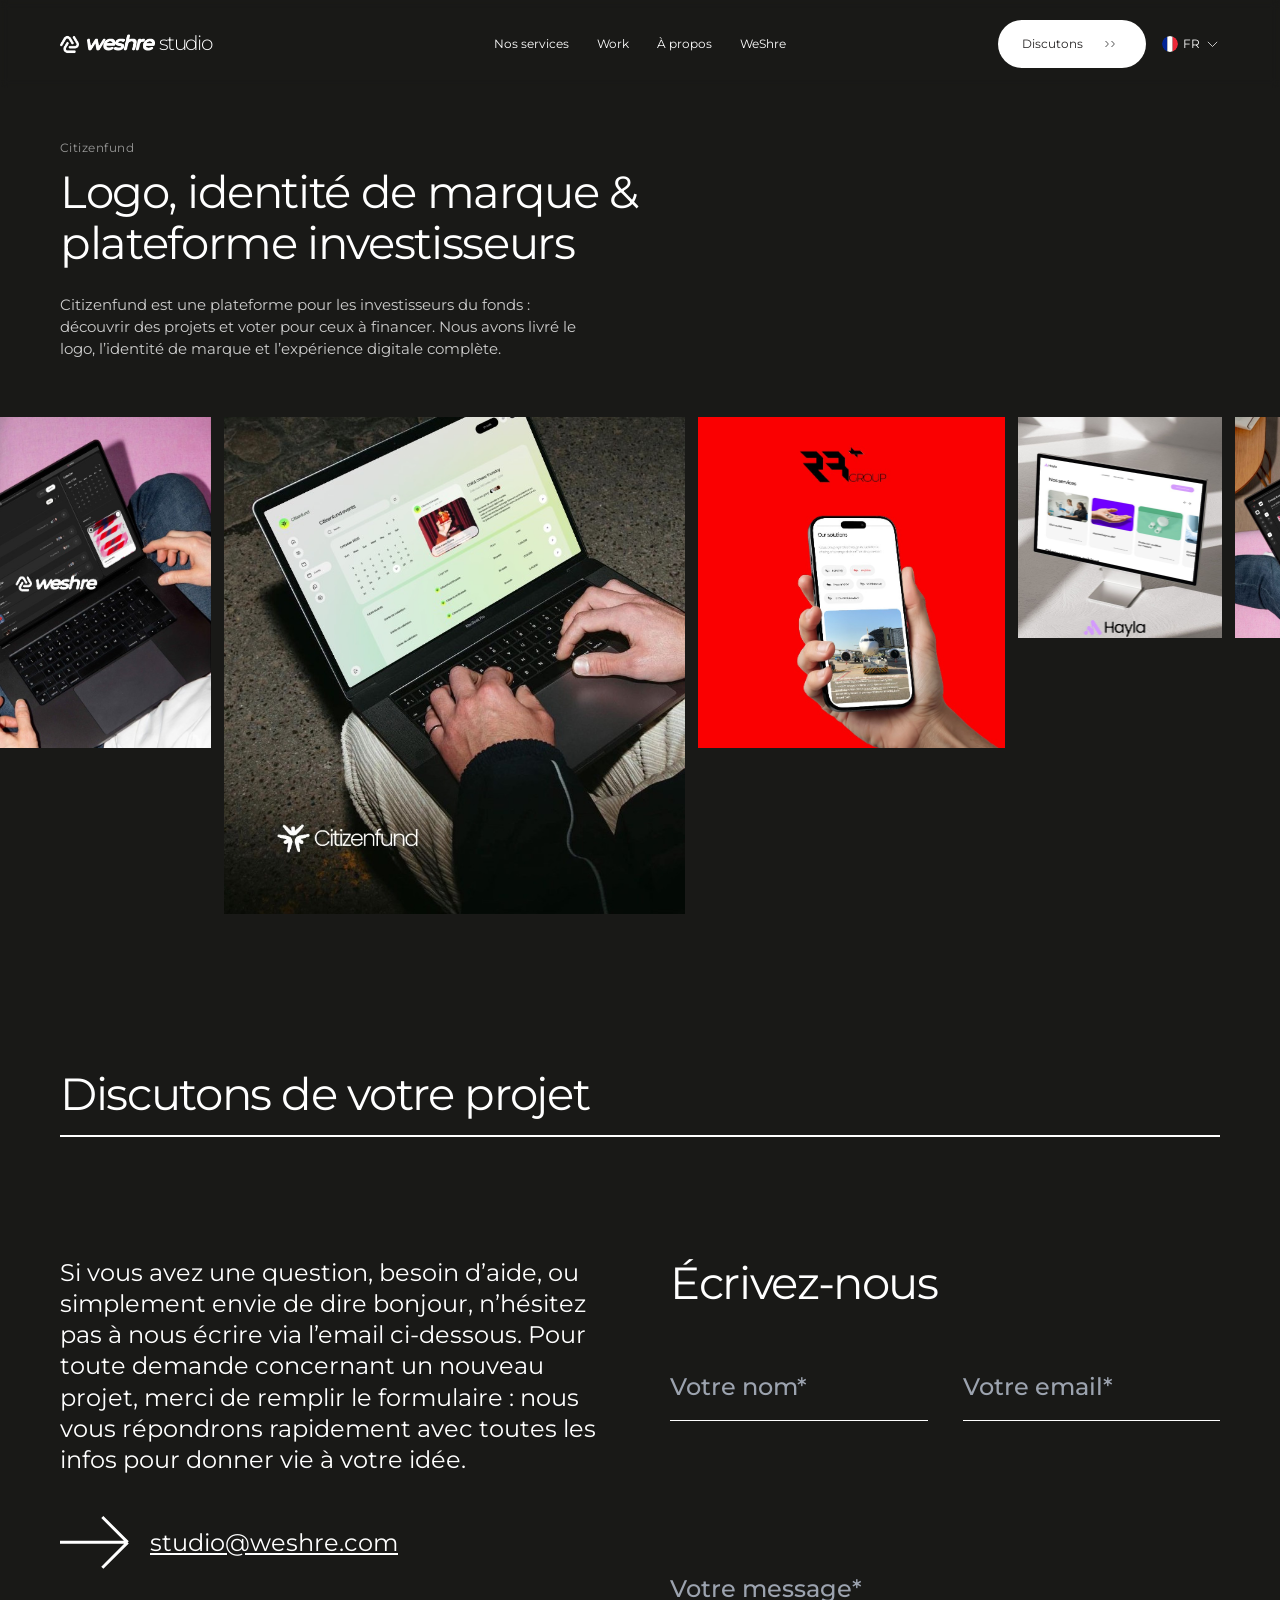
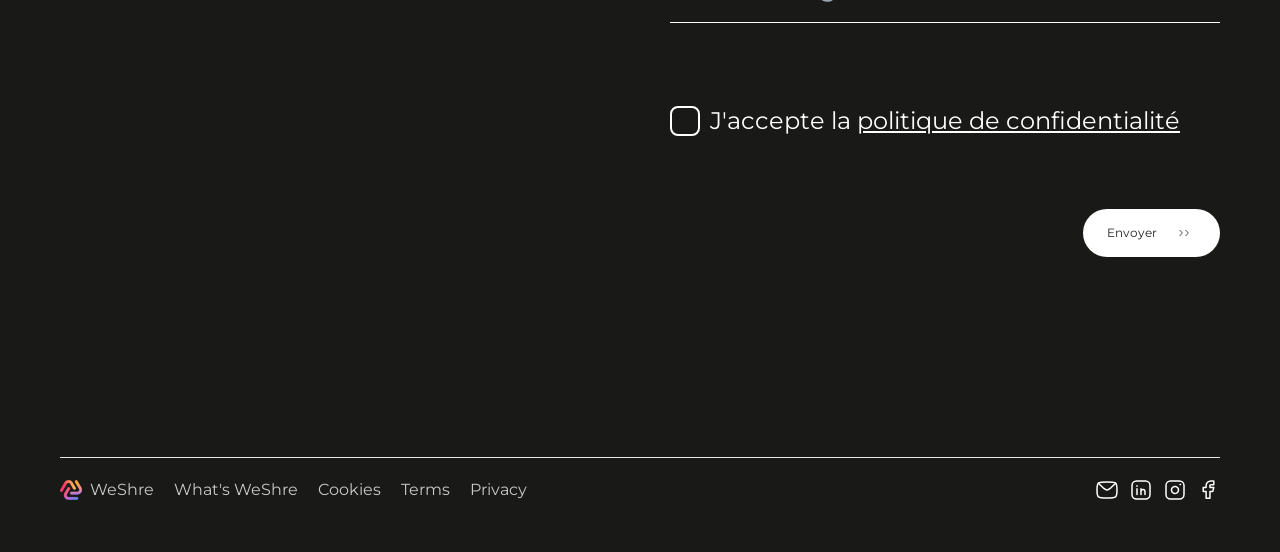
<file: portfolio/index.html>
<!DOCTYPE html><html lang="en"><head>
  <meta charset="UTF-8">
  <link rel="sitemap" type="application/xml" title="Sitemap" href="/sitemap.xml">
  <link rel="icon" type="image/svg+xml" href="/favicon.svg">
  <link rel="preconnect" href="https://fonts.googleapis.com">
  <link rel="preconnect" href="https://fonts.gstatic.com" crossorigin="">
  <meta name="viewport" content="width=device-width, initial-scale=1.0">
  <title>WeShre Studio</title>
  <script type="module" crossorigin="" src="/assets/index-AJpoctCZ.js"></script>
  <link rel="stylesheet" crossorigin="" href="/assets/index-7UZOv2uW.css">
</head>

<body style="overflow: unset;">
  <div id="root"><div class="page-studio "><div class="hidden "></div><header class=""><div class="header-left !z-[4]"><a class="logo m-0" href="/" data-discover="true"><img class="logo__mark" src="/svg/logo-mark-color.png?v=3" alt="" width="19" height="19"><h1 class="logo__wordmark"><img src="/img/weshre-wordmark.png" alt="WeShre"></h1><span class="logo__studio">studio</span></a></div><nav class=""><button class="btn-header btn-close lg:hidden ml-auto mt-25 mb-60" aria-label="Close menu" title="Close menu"><div><div><svg xmlns="http://www.w3.org/2000/svg" width="24" height="24" viewBox="0 0 24 24" fill="none" class="injected-svg" data-src="/svg/closeX.svg" xmlns:xlink="http://www.w3.org/1999/xlink" role="img">
<path d="M18 6L6 18M18 18L6 6" stroke="#000000" stroke-width="2" stroke-linecap="round"></path>
</svg></div></div></button><a class="btn-header" data-key="Header.services" href="/services/" data-discover="true">Nos services</a><a class="btn-header" data-key="Header.portfolio" href="/portfolio/" data-discover="true">Work</a><button class="btn-header" data-key="Header.about">À propos</button><a class="btn-header" href="https://weshre.com?lang=FR">WeShre</a><div class="lang-menu lg:!hidden"><button type="button" class="btn-lang" aria-label="Language"><img class="lang-flag" src="/svg/flags/fr.svg" alt="" width="16" height="16">FR <div><div><svg xmlns="http://www.w3.org/2000/svg" width="20" height="20" viewBox="0 0 20 20" fill="none" class="injected-svg" data-src="/svg/chevron-down.svg" xmlns:xlink="http://www.w3.org/1999/xlink" role="img">
<g clip-path="url(#clip0_11294_37641-1)">
<path d="M15.8332 7.50016L9.99984 13.3335L4.1665 7.50016" stroke="#000000" stroke-linecap="round" stroke-linejoin="round"></path>
</g>
<defs>
<clipPath id="clip0_11294_37641-1">
<rect width="20" height="20" fill="#000000" transform="matrix(0 1 -1 0 20 0)"></rect>
</clipPath>
</defs>
</svg></div></div></button><div class="lang-submenu"><button type="button"><img class="lang-flag" src="/svg/flags/en.svg" alt="" width="16" height="16">EN</button><button type="button" class="is-active"><img class="lang-flag" src="/svg/flags/fr.svg" alt="" width="16" height="16">FR</button><button type="button"><img class="lang-flag" src="/svg/flags/nl.svg" alt="" width="16" height="16">NL</button></div></div><button class="btn-studio w-fit ml-auto mt-60 lg:!hidden"><span data-key="Header.discuss">Discutons</span><div><div><svg xmlns="http://www.w3.org/2000/svg" width="24" height="24" viewBox="0 0 24 24" fill="none" class="injected-svg" data-src="/svg/double-chevron-right.svg" xmlns:xlink="http://www.w3.org/1999/xlink" role="img">
<path d="M13.5 9L15.7929 11.2929C16.1834 11.6834 16.1834 12.3166 15.7929 12.7071L13.5 15" stroke="#FFFFFF" stroke-width="0.7"></path>
<path d="M7.5 9L9.79289 11.2929C10.1834 11.6834 10.1834 12.3166 9.79289 12.7071L7.5 15" stroke="#FFFFFF" stroke-width="0.7"></path>
</svg></div></div></button></nav><div class="header-right"><button class="btn-studio !hidden lg:!flex"><span>Discutons</span><div><div><svg xmlns="http://www.w3.org/2000/svg" width="24" height="24" viewBox="0 0 24 24" fill="none" class="injected-svg" data-src="/svg/double-chevron-right.svg" xmlns:xlink="http://www.w3.org/1999/xlink" role="img">
<path d="M13.5 9L15.7929 11.2929C16.1834 11.6834 16.1834 12.3166 15.7929 12.7071L13.5 15" stroke="#FFFFFF" stroke-width="0.7"></path>
<path d="M7.5 9L9.79289 11.2929C10.1834 11.6834 10.1834 12.3166 9.79289 12.7071L7.5 15" stroke="#FFFFFF" stroke-width="0.7"></path>
</svg></div></div></button><div class="lang-menu !hidden lg:!block header-right__lang"><button type="button" class="btn-lang" aria-label="Language"><img class="lang-flag" src="/svg/flags/fr.svg" alt="" width="16" height="16">FR <div><div><svg xmlns="http://www.w3.org/2000/svg" width="20" height="20" viewBox="0 0 20 20" fill="none" class="injected-svg" data-src="/svg/chevron-down.svg" xmlns:xlink="http://www.w3.org/1999/xlink" role="img">
<g clip-path="url(#clip0_11294_37641-2)">
<path d="M15.8332 7.50016L9.99984 13.3335L4.1665 7.50016" stroke="#000000" stroke-linecap="round" stroke-linejoin="round"></path>
</g>
<defs>
<clipPath id="clip0_11294_37641-2">
<rect width="20" height="20" fill="#000000" transform="matrix(0 1 -1 0 20 0)"></rect>
</clipPath>
</defs>
</svg></div></div></button><div class="lang-submenu"><button type="button"><img class="lang-flag" src="/svg/flags/en.svg" alt="" width="16" height="16">EN</button><button type="button" class="is-active"><img class="lang-flag" src="/svg/flags/fr.svg" alt="" width="16" height="16">FR</button><button type="button"><img class="lang-flag" src="/svg/flags/nl.svg" alt="" width="16" height="16">NL</button></div></div><button class="lg:hidden ml-auto btn-burger" aria-label="Ouvrir le menu" title="Ouvrir le menu"><div><div><svg xmlns="http://www.w3.org/2000/svg" width="25" height="13" viewBox="0 0 25 13" fill="none" class="injected-svg" data-src="/svg/burger.svg" xmlns:xlink="http://www.w3.org/1999/xlink" role="img">
<line y1="0.5" x2="25" y2="0.5" stroke="#000000"></line>
<line y1="6.5" x2="25" y2="6.5" stroke="#000000"></line>
<line y1="12.5" x2="25" y2="12.5" stroke="#000000"></line>
</svg></div></div></button></div></header><main class="main-studio"><section class="s-portfolio-about"><div class="portfolio-slider w-full !max-w-[2050px]"><div class="portfolio-slider__details"><p class="portfolio-slider__company">Citizenfund</p><h3 class="portfolio-slider__title">Logo, identité de marque &amp; plateforme investisseurs</h3><p class="portfolio-slider__desc">Citizenfund est une plateforme pour les investisseurs du fonds : découvrir des projets et voter pour ceux à financer. Nous avons livré le logo, l’identité de marque et l’expérience digitale complète.</p></div><div class="relative w-full h-[78vw] md:h-[66vw] lg:h-[36vw] 2xl:h-[34vw] lg:pl-100"><div class="h-full relative"><div class="relative h-full cursor-pointer select-none"><div class="absolute top-40 left-0 w-full h-full lg:top-50"><div class="absolute transition-all ease-out cursor-pointer" style="left: -22vw; width: 28vw; aspect-ratio: 6.5 / 7; transform: translateX(0px); opacity: 1; visibility: visible; transition-duration: 1000ms; z-index: -1;"><div class="portfolio-slider__media h-full w-full theme-warm"><img class="portfolio-slider__img" src="/assets/weshre-work-C6nw7pde.jpg" alt="WeShre" draggable="false"></div></div><div class="absolute transition-all ease-out cursor-pointer" style="left: 7.5vw; width: 56vw; aspect-ratio: 6.5 / 7; transform: translateX(0px); opacity: 1; visibility: visible; transition-duration: 1000ms; z-index: 1;"><div class="portfolio-slider__media h-full w-full theme-ink portfolio-slider__media--anchor-logo"><img class="portfolio-slider__img" src="/assets/citizenfund-work-CaPio1ha.jpg" alt="Citizenfund" draggable="false"></div></div><div class="absolute transition-all ease-out cursor-pointer" style="left: 65vw; width: 28vw; aspect-ratio: 6.5 / 7; transform: translateX(0px); opacity: 1; visibility: visible; transition-duration: 1000ms; z-index: 1;"><div class="portfolio-slider__media h-full w-full theme-mint"><img class="portfolio-slider__img" src="/assets/rboss-work-Be94H6Ih.jpg" alt="RBoss" draggable="false"></div></div><div class="absolute transition-all ease-out cursor-pointer" style="left: 94.5vw; width: 22vw; aspect-ratio: 6.5 / 7; transform: translateX(0px); opacity: 1; visibility: visible; transition-duration: 1000ms; z-index: 1;"><div class="portfolio-slider__media h-full w-full theme-violet"><img class="portfolio-slider__img" src="/assets/hayla-work-CUMkSJTq.jpg" alt="Hayla" draggable="false"></div></div><div class="absolute transition-all ease-out cursor-pointer" style="left: 118vw; width: 0vw; aspect-ratio: 6.5 / 7; transform: translateX(0px); opacity: 0; visibility: hidden; transition-duration: 1000ms; z-index: 1;"><div class="portfolio-slider__media h-full w-full theme-warm"><img class="portfolio-slider__img" src="/assets/weshre-work-C6nw7pde.jpg" alt="WeShre" draggable="false"></div></div><div class="absolute transition-all ease-out cursor-pointer" style="left: 119.5vw; width: 0vw; aspect-ratio: 6.5 / 7; transform: translateX(0px); opacity: 0; visibility: hidden; transition-duration: 1000ms; z-index: 1;"><div class="portfolio-slider__media h-full w-full theme-ink portfolio-slider__media--anchor-logo"><img class="portfolio-slider__img" src="/assets/citizenfund-work-CaPio1ha.jpg" alt="Citizenfund" draggable="false"></div></div><div class="absolute transition-all ease-out cursor-pointer" style="left: 121vw; width: 0vw; aspect-ratio: 6.5 / 7; transform: translateX(0px); opacity: 0; visibility: hidden; transition-duration: 1000ms; z-index: 1;"><div class="portfolio-slider__media h-full w-full theme-mint"><img class="portfolio-slider__img" src="/assets/rboss-work-Be94H6Ih.jpg" alt="RBoss" draggable="false"></div></div><div class="absolute transition-all ease-out cursor-pointer" style="left: 122.5vw; width: 0vw; aspect-ratio: 6.5 / 7; transform: translateX(0px); opacity: 0; visibility: hidden; transition-duration: 1000ms; z-index: 1;"><div class="portfolio-slider__media h-full w-full theme-violet"><img class="portfolio-slider__img" src="/assets/hayla-work-CUMkSJTq.jpg" alt="Hayla" draggable="false"></div></div></div></div></div></div></div></section><section id="contact" class="s-contact my-100 lg:my-200"><h3 class="s-contact__title opacity-0" data-key="Contact.discuss">Discutons de votre projet</h3><div class="separator opacity-0"></div><div class="s-contact__content"><div class="s-contact__text"><p data-key="Contact.question">Si vous avez une question, besoin d’aide, ou simplement envie de dire bonjour, n’hésitez pas à nous écrire via l’email ci-dessous. Pour toute demande concernant un nouveau projet, merci de remplir le formulaire : nous vous répondrons rapidement avec toutes les infos pour donner vie à votre idée.</p><a href="mailto:studio@weshre.com" data-key="Contact.email"><div><div><svg xmlns="http://www.w3.org/2000/svg" width="71" height="55" viewBox="0 0 71 55" fill="none" class="injected-svg" data-src="/svg/big-arrow.svg" xmlns:xlink="http://www.w3.org/1999/xlink" role="img">
<path d="M42.9167 1.58334L68.6667 27.3333M68.6667 27.3333L42.9167 53.0833M68.6667 27.3333L4.8925e-05 27.3333" stroke="#000000" stroke-width="3"></path>
</svg></div></div>studio@weshre.com</a></div><div class="s-contact__form"><h4>Écrivez-nous</h4><form><div class="form-row"><label for="name" class="sr-only">Votre nom</label><input type="text" placeholder="Votre nom*" id="name" name="name" class="opacity-0" required="" minlength="2" value=""><label for="email" class="sr-only">Votre email</label><input type="email" placeholder="Votre email*" id="email" name="email" class="opacity-0" required="" value=""></div><label for="message" class="sr-only">Votre message</label><textarea class="opacity-0" name="message" id="message" placeholder="Votre message*" rows="1" required="" minlength="10"></textarea><div class="relative flex gap-10 items-center mb-4"><label for="policy" class="sr-only">Accept Private Policy</label><input type="checkbox" name="policy" id="policy"><span class="text-12 sm:text-16 lg:text-[24px]">J'accepte la <a class="link" href="/privacy/" target="_blank" data-discover="true">politique de confidentialité</a></span></div><button type="submit" class="btn-studio ml-auto mt-70"><span>Envoyer</span><div><div><svg xmlns="http://www.w3.org/2000/svg" width="24" height="24" viewBox="0 0 24 24" fill="none" class="injected-svg" data-src="/svg/double-chevron-right.svg" xmlns:xlink="http://www.w3.org/1999/xlink" role="img">
<path d="M13.5 9L15.7929 11.2929C16.1834 11.6834 16.1834 12.3166 15.7929 12.7071L13.5 15" stroke="#FFFFFF" stroke-width="0.7"></path>
<path d="M7.5 9L9.79289 11.2929C10.1834 11.6834 10.1834 12.3166 9.79289 12.7071L7.5 15" stroke="#FFFFFF" stroke-width="0.7"></path>
</svg></div></div></button></form></div></div></section></main><footer class="welcome-footer"><hr><div class="f-content"><div class="f-content__links"><a class="logo" href="/" data-discover="true"><div><div><svg xmlns="http://www.w3.org/2000/svg" xmlns:xlink="http://www.w3.org/1999/xlink" class="logo injected-svg svg-colored" width="22" height="20" viewBox="0 0 34 31" fill="none" data-src="/svg/logo.svg" role="img">
  <image width="34" height="31" xlink:href="/svg/logo-mark.png" href="/svg/logo-mark.png"></image>
</svg></div></div><h1>WeShre</h1></a><a href="https://www.weshre.com" target="_blank">What's WeShre</a><a href="/cookies/" data-discover="true">Cookies</a><a href="/terms/" data-discover="true">Terms</a><a href="/privacy/" data-discover="true">Privacy</a></div><div class="f-content__socials"><a href="mailto:info@weshre.com"><div aria-label="Email"><div><svg xmlns="http://www.w3.org/2000/svg" width="24" height="24" viewBox="0 0 24 24" fill="none" class="injected-svg" data-src="/svg/socials/email.svg" xmlns:xlink="http://www.w3.org/1999/xlink" role="img"><title>Email</title>
<path d="M2 12C2 8.22876 2 6.34315 3.46447 5.17157C4.92893 4 7.28595 4 12 4C16.714 4 19.0711 4 20.5355 5.17157C22 6.34315 22 8.22876 22 12C22 15.7712 22 17.6569 20.5355 18.8284C19.0711 20 16.714 20 12 20C7.28595 20 4.92893 20 3.46447 18.8284C2 17.6569 2 15.7712 2 12Z" stroke="#000000" stroke-width="1.5" stroke-linecap="round" stroke-linejoin="round"></path>
<path d="M20.6667 5.31055L15.8412 9.79946C14.0045 11.33 13.0862 12.0953 12.0001 12.0953C10.9139 12.0953 9.99561 11.33 8.15897 9.79946L3.3335 5.31055" stroke="#000000" stroke-width="1.5" stroke-linecap="round" stroke-linejoin="round"></path>
</svg></div></div></a><a href="https://be.linkedin.com/company/weshre" aria-label="Linkedin" title="Linkedin" target="_blank"><div><div><svg xmlns="http://www.w3.org/2000/svg" width="24" height="24" viewBox="0 0 24 24" fill="none" class="injected-svg" data-src="/svg/socials/linkedin.svg" xmlns:xlink="http://www.w3.org/1999/xlink" role="img">
<path d="M16.5 3H7.5C5.01472 3 3 5.01472 3 7.5V16.5C3 18.9853 5.01472 21 7.5 21H16.5C18.9853 21 21 18.9853 21 16.5V7.5C21 5.01472 18.9853 3 16.5 3Z" stroke="#000000" stroke-width="1.5" stroke-linecap="round" stroke-linejoin="round"></path>
<path d="M8 16.375V10.75M12 16.375V13.5M12 13.5V10.75M12 13.5C12 12.2124 13.222 11.5 14.4 11.5C16 11.5 16 12.875 16 14.375V16.375" stroke="#000000" stroke-width="1.5" stroke-linecap="round" stroke-linejoin="round"></path>
<path d="M8 7.625L8 8.125" stroke="#000000" stroke-width="1.5" stroke-linecap="round" stroke-linejoin="round"></path>
</svg></div></div></a><a href="https://www.instagram.com/we.shre/" aria-label="Instagram" title="Instagram" target="_blank"><div><div><svg xmlns="http://www.w3.org/2000/svg" width="24" height="24" viewBox="0 0 24 24" fill="none" class="injected-svg" data-src="/svg/socials/instagram.svg" xmlns:xlink="http://www.w3.org/1999/xlink" role="img">
<path d="M16.5 3H7.5C5.01472 3 3 5.01472 3 7.5V16.5C3 18.9853 5.01472 21 7.5 21H16.5C18.9853 21 21 18.9853 21 16.5V7.5C21 5.01472 18.9853 3 16.5 3Z" stroke="#000000" stroke-width="1.5" stroke-linecap="round" stroke-linejoin="round"></path>
<path d="M15.4621 11.4866C15.5701 12.2148 15.4457 12.9585 15.1067 13.612C14.7676 14.2654 14.2311 14.7953 13.5736 15.1263C12.916 15.4573 12.1708 15.5725 11.444 15.4555C10.7171 15.3386 10.0457 14.9954 9.52513 14.4749C9.00457 13.9543 8.66141 13.2829 8.54446 12.556C8.4275 11.8292 8.5427 11.084 8.87368 10.4264C9.20466 9.76886 9.73456 9.23238 10.388 8.89332C11.0415 8.55426 11.7852 8.42988 12.5134 8.53786C13.2562 8.64801 13.9439 8.99414 14.4749 9.52513C15.0059 10.0561 15.352 10.7438 15.4621 11.4866Z" stroke="#000000" stroke-width="1.5" stroke-linecap="round" stroke-linejoin="round"></path>
<path d="M17 6.5H17.5" stroke="#000000" stroke-width="1.5" stroke-linecap="round" stroke-linejoin="round"></path>
</svg></div></div></a><a href="https://www.facebook.com/weshre/" aria-label="Facebook" title="Facebook" target="_blank"><div><div><svg xmlns="http://www.w3.org/2000/svg" width="23" height="23" viewBox="0 0 23 23" fill="none" class="injected-svg" data-src="/svg/socials/facebook.svg" xmlns:xlink="http://www.w3.org/1999/xlink" role="img">
<path d="M6.229 9.58333V13.4167H9.104V20.125H12.9373V13.4167H15.8123L16.7707 9.58333H12.9373V7.66667C12.9373 7.14469 13.3737 6.70833 13.8957 6.70833H16.7707V2.875H13.8957C11.2858 2.875 9.104 5.0568 9.104 7.66667V9.58333H6.229Z" stroke="#000000" stroke-width="1.5" stroke-linecap="round" stroke-linejoin="round"></path>
</svg></div></div></a></div></div></footer></div></div>


</body></html>
</file>
<file: assets/index-7UZOv2uW.css>
@import"https://fonts.googleapis.com/css2?family=Montserrat:ital,wght@0,100..900;1,100..900&display=block";@import"https://fonts.googleapis.com/css2?family=Fira+Code:wght@300..700&display=block";@import"https://fonts.googleapis.com/css2?family=Montserrat:ital,wght@0,100..900;1,100..900&display=fallback";.logo{display:flex;align-items:center;gap:8px;color:var(--primary-color);margin-inline:auto}.logo .injected-svg{display:block}.logo__mark{display:block;width:19px;height:19px;-o-object-fit:contain;object-fit:contain;flex-shrink:0}.logo h1{text-transform:none}.logo__wordmark{margin:0;line-height:0}.logo__wordmark img{display:block;height:16px;width:auto;transform:translateY(-1.5px)}.logo__studio{font-family:Montserrat,sans-serif;align-self:flex-end;margin-left:-4px;font-size:20px;font-weight:300;letter-spacing:-.083em;line-height:1;height:auto;transform:none;padding-bottom:0}.sidebar.expanded .logo{margin-inline:0}.logo__title{font-size:14px;display:none}.sidebar.expanded .logo__title{display:block}.decor-blur{position:absolute;content:"";top:0;left:calc(50% - 180px);width:450px;height:400px;background-image:var(--weshre-gradient-right-left);opacity:1;filter:blur(80px);z-index:-1;animation:blob 25s linear infinite}.welcome-footer{padding-bottom:50px}.welcome-footer .f-content{display:flex;justify-content:space-between;padding-top:20px}@media(max-width:1024px){.welcome-footer .f-content{flex-direction:column;justify-content:center;align-items:center;gap:30px}}.welcome-footer .f-content__links{display:flex;gap:20px;align-items:center}.welcome-footer .f-content__links a,.welcome-footer .f-content__links button{color:var(--secondary-color);transition:color .2s;transition-timing-function:cubic-bezier(.65,0,.35,1)}.welcome-footer .f-content__links a:hover,.welcome-footer .f-content__links button:hover{color:var(--primary-color)}@media(max-width:1024px){.welcome-footer .f-content__links{flex-direction:column;gap:10px}.welcome-footer .f-content__links .logo{margin:0 42px 15px 0}}.welcome-footer .f-content__socials{display:flex;align-items:center;gap:10px}.welcome-footer .f-content__socials a{transition:filter .2s ease}.welcome-footer .f-content__socials a:hover{filter:var(--blue-filter)}.page-welcome .s-contact__title,.page-studio .s-contact__title{font-weight:400!important;margin-bottom:15px!important;letter-spacing:-2.8px!important;font-size:32px!important}@media(min-width:640px){.page-welcome .s-contact__title,.page-studio .s-contact__title{font-size:50px!important;letter-spacing:-4.16px!important}}@media(min-width:1024px){.page-welcome .s-contact__title,.page-studio .s-contact__title{font-size:75px!important;letter-spacing:-6.25px!important}}.page-welcome .s-contact .separator,.page-studio .s-contact .separator{display:flex;width:100%;background-color:var(--primary-color);height:2px;margin-bottom:40px}@media(min-width:640px){.page-welcome .s-contact .separator,.page-studio .s-contact .separator{margin-bottom:60px}}@media(min-width:1024px){.page-welcome .s-contact .separator,.page-studio .s-contact .separator{margin-bottom:120px}}.page-welcome .s-contact__content,.page-studio .s-contact__content{display:grid;grid-template-columns:1fr 1fr;gap:60px}@media(max-width:1024px){.page-welcome .s-contact__content,.page-studio .s-contact__content{grid-template-columns:1fr}}.page-welcome .s-contact__text p,.page-studio .s-contact__text p{font-size:16px}@media(min-width:1024px){.page-welcome .s-contact__text p,.page-studio .s-contact__text p{font-size:26px}}.page-welcome .s-contact__text a,.page-studio .s-contact__text a{transition:color .2s ease;margin-top:40px;margin-bottom:30px;display:flex;align-items:center;gap:20px;font-size:16px;text-decoration-line:underline}@media(min-width:1024px){.page-welcome .s-contact__text a,.page-studio .s-contact__text a{font-size:24px}}.page-welcome .s-contact__text a svg,.page-studio .s-contact__text a svg{animation:bounceLeftToRight 2.5s infinite;width:18px}@media(min-width:640px){.page-welcome .s-contact__text a svg,.page-studio .s-contact__text a svg{width:50px}}@media(min-width:1024px){.page-welcome .s-contact__text a svg,.page-studio .s-contact__text a svg{width:70px}}.page-welcome .s-contact__text a:hover,.page-studio .s-contact__text a:hover{color:var(--blue-color)}.page-welcome .s-contact__text li,.page-studio .s-contact__text li{font-size:16px}@media(min-width:1024px){.page-welcome .s-contact__text li,.page-studio .s-contact__text li{font-size:24px}}.page-welcome .s-contact__form,.page-studio .s-contact__form{position:relative}.page-welcome .s-contact__form h4,.page-studio .s-contact__form h4{line-height:1;letter-spacing:-2px;margin-bottom:40px;font-size:26px}@media(min-width:640px){.page-welcome .s-contact__form h4,.page-studio .s-contact__form h4{margin-bottom:60px;font-size:35px;letter-spacing:-3px}}@media(min-width:1024px){.page-welcome .s-contact__form h4,.page-studio .s-contact__form h4{font-size:40px;letter-spacing:-4px}}.page-welcome .s-contact__form .form-row,.page-studio .s-contact__form .form-row{display:flex;width:100%;gap:35px;margin-bottom:80px}@media(min-width:640px){.page-welcome .s-contact__form .form-row,.page-studio .s-contact__form .form-row{margin-bottom:120px}}@media(min-width:1024px){.page-welcome .s-contact__form .form-row,.page-studio .s-contact__form .form-row{margin-bottom:150px}}.page-welcome .s-contact__form input,.page-welcome .s-contact__form textarea,.page-studio .s-contact__form input,.page-studio .s-contact__form textarea{font-weight:500;width:100%;padding-bottom:15px;background-color:transparent;color:var(--primary-color);border-bottom:1px solid var(--primary-color);outline:none}.page-welcome .s-contact__form input:focus,.page-welcome .s-contact__form textarea:focus,.page-studio .s-contact__form input:focus,.page-studio .s-contact__form textarea:focus{outline:none}.page-welcome .s-contact__form input,.page-welcome .s-contact__form textarea,.page-studio .s-contact__form input,.page-studio .s-contact__form textarea{font-size:12px}@media(min-width:640px){.page-welcome .s-contact__form input,.page-welcome .s-contact__form textarea,.page-studio .s-contact__form input,.page-studio .s-contact__form textarea{font-size:16px}}@media(min-width:1024px){.page-welcome .s-contact__form input,.page-welcome .s-contact__form textarea,.page-studio .s-contact__form input,.page-studio .s-contact__form textarea{font-size:24px}}.page-welcome .s-contact__form #policy,.page-studio .s-contact__form #policy{-moz-appearance:none;appearance:none;-webkit-appearance:none;position:relative;background-color:transparent;border:2px solid var(--primary-color);cursor:pointer;height:20px;width:20px;border-radius:5px}@media(min-width:640px){.page-welcome .s-contact__form #policy,.page-studio .s-contact__form #policy{height:30px;width:30px;border-radius:8px}}.page-welcome .s-contact__form #policy:after,.page-studio .s-contact__form #policy:after{position:absolute;content:"";background-color:var(--blue-color);opacity:0;scale:0;transition:opacity .2s ease,scale .2s ease;top:4px;left:4px;height:calc(100% - 8px);width:calc(100% - 8px);border-radius:2px}@media(min-width:640px){.page-welcome .s-contact__form #policy:after,.page-studio .s-contact__form #policy:after{top:6px;left:6px;height:calc(100% - 12px);width:calc(100% - 12px);border-radius:5px}}.page-welcome .s-contact__form #policy:checked:after,.page-studio .s-contact__form #policy:checked:after{opacity:1;scale:1}.page-welcome .s-contact__form textarea,.page-studio .s-contact__form textarea{display:flex;overflow:hidden;resize:none;margin-bottom:40px}@media(min-width:640px){.page-welcome .s-contact__form textarea,.page-studio .s-contact__form textarea{margin-bottom:60px}}@media(min-width:1024px){.page-welcome .s-contact__form textarea,.page-studio .s-contact__form textarea{margin-bottom:80px}}.page-welcome .s-contact__form .link,.page-studio .s-contact__form .link{text-decoration:underline;transition:color .2s ease}.page-welcome .s-contact__form .link:hover,.page-studio .s-contact__form .link:hover{color:var(--blue-color)}.page-welcome .btn-studio,.page-studio .btn-studio{display:flex;align-items:center;gap:15px;background-color:var(--primary-color);color:var(--bg-color);padding:12px 24px;border-radius:999px;font-size:12px;line-height:2;outline:none}.page-welcome .btn-studio svg,.page-studio .btn-studio svg{transition:transform .4s ease}.page-welcome .btn-studio:hover svg,.page-studio .btn-studio:hover svg{transform:translate(10px)}.page-welcome .btn-studio:focus,.page-studio .btn-studio:focus{outline:2px solid var(--blue-color)}.page-welcome .btn-studio:focus svg,.page-studio .btn-studio:focus svg{transform:translate(10px)}.lang-menu{position:relative;cursor:pointer;width:-moz-fit-content;width:fit-content;margin-left:auto}.lang-menu .btn-lang{display:flex;align-items:center;gap:5px;text-transform:uppercase}.lang-menu .btn-lang svg{width:15px;display:block;transition:transform .2s ease}.lang-menu .lang-flag{width:16px;height:16px;border-radius:50%;-o-object-fit:cover;object-fit:cover;flex-shrink:0;display:block}.lang-menu .lang-submenu{display:flex;flex-direction:column;align-items:flex-start;position:absolute;top:100%;right:0;z-index:20;width:-moz-fit-content;width:fit-content;min-width:45px;padding:6px 8px 8px;background-color:var(--body-color);opacity:0;visibility:hidden;pointer-events:none;transition:opacity .2s ease,visibility .2s ease;font-size:16px}.lang-menu .lang-submenu button{display:flex;align-items:center;gap:8px;color:var(--secondary-color);transition:color .2s ease;width:100%;padding:3px 0}.lang-menu .lang-submenu button:hover,.lang-menu .lang-submenu button.is-active{color:var(--primary-color)}.lang-menu.is-open .btn-lang svg{transform:rotate(180deg)}.lang-menu.is-open .lang-submenu{opacity:1;visibility:visible;pointer-events:auto}@media(hover:hover){.lang-menu:hover .lang-submenu,.lang-menu:focus-within .lang-submenu{opacity:1;visibility:visible;pointer-events:auto}.lang-menu:hover .btn-lang svg,.lang-menu:focus-within .btn-lang svg{transform:rotate(180deg)}}svg:not(.svg-colored){filter:invert(1)}[data-theme=light] svg:not(.svg-colored){filter:none}.header-item{display:flex;align-items:center;height:-moz-fit-content;height:fit-content;gap:10px;padding:16px;background-color:var(--bg-color-secondary);font-size:12px;border-radius:999px}.tabs{color:var(--secondary-color);margin-bottom:38px;margin-top:20px;display:flex;gap:22px}.tabs__btn{position:relative;font-size:14px;transition:text-shadow .3s,color .12s;transition-timing-function:cubic-bezier(.65,0,.35,1)}.tabs__btn:after{position:absolute;content:"";display:flex;justify-content:center;width:100%;height:2px;bottom:-4px;background:var(--primary-color);clip-path:polygon(50% 0,50% 0,50% 100%,50% 100%);transition:clip-path .25s;transition-timing-function:cubic-bezier(.65,0,.35,1)}.tabs__btn.active,.tabs__btn:hover{color:var(--primary-color)}.tabs__btn:hover:after,.tabs__btn.active:after{clip-path:polygon(5% 0,95% 0,95% 100%,5% 100%)}.tabs--pills{color:var(--primary-color);gap:12px}.tabs--pills__btn{padding:16px 32px;font-size:10px;border-radius:999px;background-color:var(--secondary-color);color:var(--bg-color);transition:color .12s,background-color .12s;transition-timing-function:cubic-bezier(.65,0,.35,1)}.tabs--pills__btn.active,.tabs--pills__btn:hover{background-color:var(--bg-color-secondary);color:var(--primary-color)}.btn-hover{position:relative;transition:color .15s;z-index:1;transition-timing-function:cubic-bezier(.65,0,.35,1)}.btn-hover svg{transition:filter .15s;will-change:filter;transition-timing-function:cubic-bezier(.65,0,.35,1)}.btn-hover:hover,.btn-hover.active{color:var(--blue-color)}.btn-hover:hover svg,.btn-hover.active svg{filter:invert(1) var(--blue-filter)}.btn-hover--wide:after{position:absolute;content:"";z-index:-1;top:0;height:100%;width:calc(100% + 24px);margin-left:-12px;border-radius:1rem;background-color:var(--bg-color-secondary);opacity:0;transition:opacity .2s;transition-timing-function:cubic-bezier(.65,0,.35,1)}@container (max-width: 500px){.btn-hover--wide:after{width:100%;margin-left:0}}.btn-hover--wide:after:hover,.btn-hover--wide:after .active{opacity:1}.btn-hover--wide:hover,.btn-hover--wide.active{color:var(--primary-color)}.btn-hover--wide:hover svg,.btn-hover--wide.active svg{filter:invert(1)}[data-theme=light] .btn-hover:hover,[data-theme=light] .btn-hover.active{color:var(--red-color)}[data-theme=light] .btn-hover:hover svg,[data-theme=light] .btn-hover.active svg{filter:var(--red-filter)}[data-theme=light] .btn-hover--wide:hover svg,[data-theme=light] .btn-hover--wide.active svg{filter:none}.btn-primary{background-color:var(--bg-color-secondary);display:flex;height:50px;width:50px;align-items:center;justify-content:center;border-radius:1rem}.btn-secondary{display:flex;align-items:center;height:-moz-fit-content;height:fit-content;gap:10px;padding:16px;background-color:var(--bg-color-secondary);font-size:12px;border-radius:999px;position:relative;transition:color .15s;z-index:1;transition-timing-function:cubic-bezier(.65,0,.35,1)}.btn-secondary svg{transition:filter .15s;will-change:filter;transition-timing-function:cubic-bezier(.65,0,.35,1)}.btn-secondary:hover,.btn-secondary.active{color:var(--blue-color)}.btn-secondary:hover svg,.btn-secondary.active svg{filter:invert(1) var(--blue-filter)}[data-theme=light] .btn-secondary:hover,[data-theme=light] .btn-secondary.active{color:var(--red-color)}[data-theme=light] .btn-secondary:hover svg,[data-theme=light] .btn-secondary.active svg{filter:var(--red-filter)}.btn-txt{display:flex;gap:8px;align-items:center;position:relative;transition:color .15s;z-index:1;transition-timing-function:cubic-bezier(.65,0,.35,1)}.btn-txt svg{transition:filter .15s;will-change:filter;transition-timing-function:cubic-bezier(.65,0,.35,1)}.btn-txt:hover,.btn-txt.active{color:var(--blue-color)}.btn-txt:hover svg,.btn-txt.active svg{filter:invert(1) var(--blue-filter)}[data-theme=light] .btn-txt:hover,[data-theme=light] .btn-txt.active{color:var(--red-color)}[data-theme=light] .btn-txt:hover svg,[data-theme=light] .btn-txt.active svg{filter:var(--red-filter)}.btn-txt figure{min-width:50px;min-height:50px;aspect-ratio:1/1;background-color:var(--bg-color-secondary);height:50px;width:50px;border-radius:1rem}.btn-notif{background-color:var(--body-color);padding:8px 16px;border-radius:999px;font-size:10px;font-weight:700;position:relative;transition:color .15s;z-index:1;transition-timing-function:cubic-bezier(.65,0,.35,1)}.btn-notif svg{transition:filter .15s;will-change:filter;transition-timing-function:cubic-bezier(.65,0,.35,1)}.btn-notif:hover,.btn-notif.active{color:var(--blue-color)}.btn-notif:hover svg,.btn-notif.active svg{filter:invert(1) var(--blue-filter)}[data-theme=light] .btn-notif:hover,[data-theme=light] .btn-notif.active{color:var(--red-color)}[data-theme=light] .btn-notif:hover svg,[data-theme=light] .btn-notif.active svg{filter:var(--red-filter)}.btn-action{position:relative;padding-block:12px;border-radius:999px;z-index:1;overflow:hidden;background-color:transparent}.btn-action:before{position:absolute;content:"";width:100%;height:100%;inset:0;background-color:var(--red-color);z-index:-2}.btn-action:after{position:absolute;content:"";width:100%;height:100%;inset:0;background-color:var(--red-color-darken);z-index:-1;clip-path:polygon(0 0,0 0,0 100%,0% 100%);transition:clip-path .3s;transition-timing-function:cubic-bezier(.65,0,.35,1)}.btn-action:hover:after{clip-path:polygon(0 0,100% 0,100% 100%,0 100%)}.btn-form{display:flex;justify-content:center;width:100%;border-radius:999px;padding:16px 24px;text-align:center}.btn-form--primary{background-color:var(--primary-color);color:var(--bg-color);transition:background-color .2s ease,color .2s ease}.btn-form--primary:hover,.btn-form--primary:active{background-color:var(--secondary-color)}.btn-form--secondary{background-color:var(--body-color);color:var(--primary-color);transition:background-color .2s ease,color .2s ease}.btn-form--secondary:hover,.btn-form--secondary:active{background-color:var(--bg-color-secondary)}.btn-profile{position:relative;display:flex;justify-content:center;width:130px;border-radius:999px;padding:16px 24px;text-align:center;font-size:12px;color:#fff}.btn-profile:before{position:absolute;content:"";inset:0;width:100%;height:100%;background-color:#fff;border-radius:999px;opacity:25%;transition:opacity .2s;transition-timing-function:cubic-bezier(.65,0,.35,1)}.btn-profile:hover:before{opacity:35%}.event-switch{position:relative;-webkit-user-select:none;-moz-user-select:none;user-select:none;font-size:14px}.event-switch__bg{display:flex;gap:20px;width:390px;padding:24px 12px;background-color:var(--bg-color-secondary);border-radius:999px}@container (max-width:500px){.event-switch__bg{width:300px}}.event-switch__bg>*{display:flex;justify-content:center;width:130px;text-align:center;cursor:pointer;display:-webkit-box;line-clamp:1;-webkit-line-clamp:1;-webkit-box-orient:vertical;overflow:hidden;text-overflow:ellipsis}.event-switch__switch{position:absolute;content:"";top:0;display:flex;justify-content:center;align-items:center;width:130px;height:100%;padding:5px;text-align:center;border-radius:999px;cursor:grab;touch-action:none;transition:transform .3s ease}@container (max-width:500px){.event-switch__switch{width:100px}}.event-switch__switch:active{cursor:grabbing}.event-switch__switch p{display:flex;justify-content:center;align-items:center;width:100%;height:100%;border-radius:999px;background-color:var(--primary-color);color:var(--bg-color);padding:20px 16px;display:-webkit-box;line-clamp:1;-webkit-line-clamp:1;-webkit-box-orient:vertical;overflow:hidden;text-overflow:ellipsis}.btn-interest-filled svg{fill:#000;filter:var(--orange-filter)!important}.btn-interest-filled svg:hover{fill:transparent}.btn-like-filled svg{fill:#000;filter:var(--red-filter)!important;transition:fill .15s ease}.btn-like-filled svg:hover{fill:transparent}@keyframes fadeIn{0%{opacity:0}to{opacity:1}}@keyframes fadeOut{0%{opacity:1}to{opacity:0}}@keyframes translateX{0%{transform:translate(100%)}to{transform:translate(0)}}@keyframes scale{0%{opacity:0;transform:scale(0)}to{opacity:1;transform:scale(1)}}@keyframes gradient-animation_2{0%{transform:translate(-100%)}to{transform:translate(100%)}}@keyframes blob{0%{border-radius:45% 55% 22% 78%/64% 44% 56% 36%;transform:scale(1)}10%{border-radius:0% 100% 100% 0%/64% 44% 56% 36%;transform:scale(1.5)}20%{border-radius:98% 2% 75% 25%/100% 13% 87% 0%}30%{border-radius:36% 64% 0% 100%/0% 59% 41% 100%;transform:scale(.8)}35%{transform:scale(1.2)}40%{border-radius:52% 48% 45% 55%/48% 59% 41% 52%}50%{border-radius:21% 79% 100% 0%/96% 0% 100% 4%;transform:scale(1.9)}60%{border-radius:45% 55% 22% 78%/64% 44% 56% 36%}70%{border-radius:0% 100% 100% 0%/64% 44% 56% 36%}80%{border-radius:36% 64% 0% 100%/0% 59% 41% 100%;transform:scale(1.3)}90%{border-radius:52% 48% 45% 55%/48% 59% 41% 52%;transform:scale(.8)}95%{border-radius:21% 79% 100% 0%/96% 0% 100% 4%}to{border-radius:45% 55% 22% 78%/64% 44% 56% 36%;transform:scale(1)}}@keyframes translateLeftToRight{0%{transform:translate(-100%);opacity:0}to{transform:translate(0);opacity:1}}@keyframes translateRightToLeft{0%{transform:translate(100%);opacity:0}to{transform:translate(0);opacity:1}}@keyframes translateFromBottom{0%{transform:translateY(100%);opacity:0}to{transform:translateY(0);opacity:1}}@keyframes translateFromBottompx{0%{transform:translateY(200px);opacity:0}to{transform:translateY(0);opacity:1}}@keyframes bounceLeftToRight{0%{transform:translate(0)}25%{transform:translate(15px)}50%{transform:translate(15px)}75%{transform:translate(0)}to{transform:translate(0)}}@keyframes sweep{0%{right:-200px}to{right:calc(100% + 200px)}}@keyframes sweep-invert{0%{left:-200px}to{left:calc(100% + 200px)}}@keyframes cascade{0%{clip-path:polygon(17% 0,17% 0,0 13%,0 13%)}to{left:calc(100% + 200px)}}@keyframes translateToLeft{0%{transform:translate(0)}to{transform:translate(100%)}}.fade-in{animation:fadeIn .3s forwards}.fade-out{animation:fadeOut .1s forwards}@keyframes pulse{0%{opacity:0;transform:scale(.5)}25%{opacity:.3;transform:scale(1.2)}50%{opacity:.3;transform:scale(1)}75%{opacity:.3;transform:scale(1.2)}to{opacity:0;transform:scale(.5)}}@keyframes scaleDown{0%{opacity:0;transform:scale(1.15)}to{transform:scale(1);opacity:1}}.animate-left-to-right{animation:translateLeftToRight .5s forwards}.animate-right-to-left{animation:translateRightToLeft .5s forwards}.animate-from-bottom{animation:translateFromBottom .5s forwards}.animate-from-bottom--px{animation:translateFromBottompx .8s forwards}.animate-cascade-scale{animation:fadeIn .7s ease}.animate-cascade-opacity,.animate-cascade-opacity--1,.animate-cascade-opacity--2,.animate-cascade-opacity--3{display:inline-block;opacity:0;animation:translateLeftToRight .5s ease forwards}.animate-cascade-opacity{animation-delay:.5s}.animate-cascade-opacity--1{animation-delay:1s}.animate-cascade-opacity--2{animation-delay:1.5s}.animate-cascade-opacity--3{animation-delay:2s}.scaleDown{animation:scaleDown .3s forwards}.input-search{position:relative;z-index:3}.input-search .svg-search,.input-search .close-icon{position:absolute;top:12px;left:20px;z-index:3}.input-search input{position:relative;font-size:12px;padding-left:55px!important;z-index:3;outline:none}.input-search hr{margin-left:34px;width:calc(100% - 64px);padding-top:5px;padding-bottom:20px}.input-search__result-list{position:absolute;top:20px;width:100%;max-height:400px;background-color:var(--bg-color-secondary);padding:30px 20px 20px;border-bottom-right-radius:30px;border-bottom-left-radius:30px;overflow-y:auto;z-index:2;animation:scale .1s ease;--tw-shadow: 0 20px 25px -5px rgb(0 0 0 / .1), 0 8px 10px -6px rgb(0 0 0 / .1);--tw-shadow-colored: 0 20px 25px -5px var(--tw-shadow-color), 0 8px 10px -6px var(--tw-shadow-color);box-shadow:var(--tw-ring-offset-shadow, 0 0 #0000),var(--tw-ring-shadow, 0 0 #0000),var(--tw-shadow)}.input-search__result-list::-webkit-scrollbar{display:none}.input-search__result-list{-ms-overflow-style:none;scrollbar-width:none}.ws-form__row{display:flex;width:100%;gap:50px;margin-bottom:30px}@container (max-width: 700px){.ws-form__row{flex-direction:column;gap:30px}}.ws-form__label{display:block;font-size:18px;line-height:1.3;font-weight:700;margin-bottom:20px}.ws-form__btn{width:130px!important;margin-top:60px;margin-left:auto;margin-right:auto;display:flex;justify-content:center;width:100%;border-radius:999px;padding:16px 24px;text-align:center;background-color:var(--primary-color);color:var(--bg-color);transition:background-color .2s ease,color .2s ease}.ws-form__btn:hover,.ws-form__btn:active{background-color:var(--secondary-color)}.ws-form input{display:flex;align-items:center;width:100%;background-color:var(--bg-color-secondary);border-radius:999px;padding:16px 24px}.ws-form .input-secondary{background-color:transparent;border:1px solid var(--secondary-color);border-radius:20px;padding-block:25px}.ws-form .input-secondary:focus{border:1px solid var(--primary-color);outline:none}.ws-form textarea{width:100%;background-color:var(--bg-color-secondary);padding:24px;border-radius:30px}.ws-form .ws-label{display:flex;align-items:center;gap:15px;margin-bottom:20px;cursor:pointer}.ws-form .ws-label input[type=radio]{display:none}.ws-form .ws-label input[type=radio]:checked+.ws-radio:after{opacity:1}.ws-form .ws-label .ws-radio{position:relative;width:20px;height:20px;aspect-ratio:1/1;border-radius:50%;border:1px solid var(--primary-color)}.ws-form .ws-label .ws-radio:after{position:absolute;content:"";top:4px;left:4px;width:calc(100% - 8px);height:calc(100% - 8px);background-color:var(--blue-color);border-radius:50%;opacity:0;transition:opacity .2s ease}.ws-form .ws-label .ws-radio--multi{border-radius:5px}.ws-form .ws-label .ws-radio--multi:after{border-radius:2px}.stripe-form{display:grid;grid-template-columns:minmax(450px,800px) 1fr;gap:80px;width:100%}.stripe-form .event-resume{margin-top:40px;margin-inline:auto}.stripe-form .event-resume__image{flex-shrink:0;width:268px;height:268px;border-radius:45px;overflow:hidden}.stripe-form .event-resume__image img{width:100%;height:100%;aspect-ratio:1/1;-o-object-fit:cover;object-fit:cover}.stripe-form .event-resume p{font-weight:500;color:var(--secondary-color)}@container (max-width: 800px){.stripe-form{display:flex;flex-direction:column}.stripe-form .event-resume{margin-top:0;max-width:500px}.stripe-form .event-resume__image{flex-shrink:0;width:500px;height:500px;border-radius:45px;overflow:hidden}.stripe-form .event-resume__image img{width:100%;height:100%;aspect-ratio:1/1;-o-object-fit:cover;object-fit:cover}}@container (max-width: 540px){.stripe-form .event-resume{max-width:100%}.stripe-form .event-resume__image{flex-shrink:0;width:100%;height:auto;border-radius:45px;overflow:hidden}.stripe-form .event-resume__image img{width:100%;height:100%;aspect-ratio:1/1;-o-object-fit:cover;object-fit:cover}}.page-welcome .page-privacy,.page-studio .page-privacy{display:flex;flex-direction:column;align-items:center;width:100%;overflow:hidden;padding-left:20px;padding-right:20px}@media(min-width:640px){.page-welcome .page-privacy,.page-studio .page-privacy{padding-left:60px;padding-right:60px}}.page-welcome .page-privacy__content,.page-studio .page-privacy__content{max-width:800px}.page-welcome .page-privacy h1,.page-studio .page-privacy h1{font-size:32px;font-weight:800;margin-bottom:60px;margin-top:40px}.page-welcome .page-privacy h2,.page-studio .page-privacy h2{font-size:24px;font-weight:600;margin-bottom:40px;letter-spacing:normal}.page-welcome .page-privacy h3,.page-studio .page-privacy h3{font-size:18px;font-weight:600;margin-block:30px;text-indent:20px;letter-spacing:normal}.page-welcome .page-privacy p,.page-studio .page-privacy p{margin-bottom:20px}.page-welcome .page-privacy p:last-of-type,.page-studio .page-privacy p:last-of-type{margin-bottom:60px}.page-welcome .page-privacy ul,.page-studio .page-privacy ul{margin-bottom:20px}.page-welcome .page-privacy ul li,.page-studio .page-privacy ul li{margin-left:20px;list-style-type:disc;padding-left:0;margin-block:5px}.page-welcome .page-privacy ol,.page-studio .page-privacy ol{margin-bottom:20px}.page-welcome .page-privacy ol li,.page-studio .page-privacy ol li{margin-block:10px}.page-welcome .page-privacy ol li span,.page-studio .page-privacy ol li span{font-weight:600}.page-welcome .page-privacy a,.page-studio .page-privacy a{color:var(--blue-color);transition:opacity .3s ease}.page-welcome .page-privacy a:hover,.page-studio .page-privacy a:hover{opacity:.8}@media(max-width:500px){.page-welcome .page-privacy,.page-studio .page-privacy{font-size:12px}.page-welcome .page-privacy h1,.page-studio .page-privacy h1{font-size:24px}.page-welcome .page-privacy h2,.page-studio .page-privacy h2{font-size:20px}.page-welcome .page-privacy h3,.page-studio .page-privacy h3{font-size:14px;text-indent:10px}}.page-studio .page-privacy{padding-top:60px}@media(min-width:640px){.page-studio .page-privacy{padding-top:100px}}*,:before,:after{--tw-border-spacing-x: 0;--tw-border-spacing-y: 0;--tw-translate-x: 0;--tw-translate-y: 0;--tw-rotate: 0;--tw-skew-x: 0;--tw-skew-y: 0;--tw-scale-x: 1;--tw-scale-y: 1;--tw-pan-x: ;--tw-pan-y: ;--tw-pinch-zoom: ;--tw-scroll-snap-strictness: proximity;--tw-gradient-from-position: ;--tw-gradient-via-position: ;--tw-gradient-to-position: ;--tw-ordinal: ;--tw-slashed-zero: ;--tw-numeric-figure: ;--tw-numeric-spacing: ;--tw-numeric-fraction: ;--tw-ring-inset: ;--tw-ring-offset-width: 0px;--tw-ring-offset-color: #fff;--tw-ring-color: rgb(59 130 246 / .5);--tw-ring-offset-shadow: 0 0 #0000;--tw-ring-shadow: 0 0 #0000;--tw-shadow: 0 0 #0000;--tw-shadow-colored: 0 0 #0000;--tw-blur: ;--tw-brightness: ;--tw-contrast: ;--tw-grayscale: ;--tw-hue-rotate: ;--tw-invert: ;--tw-saturate: ;--tw-sepia: ;--tw-drop-shadow: ;--tw-backdrop-blur: ;--tw-backdrop-brightness: ;--tw-backdrop-contrast: ;--tw-backdrop-grayscale: ;--tw-backdrop-hue-rotate: ;--tw-backdrop-invert: ;--tw-backdrop-opacity: ;--tw-backdrop-saturate: ;--tw-backdrop-sepia: ;--tw-contain-size: ;--tw-contain-layout: ;--tw-contain-paint: ;--tw-contain-style: }::backdrop{--tw-border-spacing-x: 0;--tw-border-spacing-y: 0;--tw-translate-x: 0;--tw-translate-y: 0;--tw-rotate: 0;--tw-skew-x: 0;--tw-skew-y: 0;--tw-scale-x: 1;--tw-scale-y: 1;--tw-pan-x: ;--tw-pan-y: ;--tw-pinch-zoom: ;--tw-scroll-snap-strictness: proximity;--tw-gradient-from-position: ;--tw-gradient-via-position: ;--tw-gradient-to-position: ;--tw-ordinal: ;--tw-slashed-zero: ;--tw-numeric-figure: ;--tw-numeric-spacing: ;--tw-numeric-fraction: ;--tw-ring-inset: ;--tw-ring-offset-width: 0px;--tw-ring-offset-color: #fff;--tw-ring-color: rgb(59 130 246 / .5);--tw-ring-offset-shadow: 0 0 #0000;--tw-ring-shadow: 0 0 #0000;--tw-shadow: 0 0 #0000;--tw-shadow-colored: 0 0 #0000;--tw-blur: ;--tw-brightness: ;--tw-contrast: ;--tw-grayscale: ;--tw-hue-rotate: ;--tw-invert: ;--tw-saturate: ;--tw-sepia: ;--tw-drop-shadow: ;--tw-backdrop-blur: ;--tw-backdrop-brightness: ;--tw-backdrop-contrast: ;--tw-backdrop-grayscale: ;--tw-backdrop-hue-rotate: ;--tw-backdrop-invert: ;--tw-backdrop-opacity: ;--tw-backdrop-saturate: ;--tw-backdrop-sepia: ;--tw-contain-size: ;--tw-contain-layout: ;--tw-contain-paint: ;--tw-contain-style: }*,:before,:after{box-sizing:border-box;border-width:0;border-style:solid;border-color:#e5e7eb}:before,:after{--tw-content: ""}html,:host{line-height:1.5;-webkit-text-size-adjust:100%;-moz-tab-size:4;-o-tab-size:4;tab-size:4;font-family:ui-sans-serif,system-ui,sans-serif,"Apple Color Emoji","Segoe UI Emoji",Segoe UI Symbol,"Noto Color Emoji";font-feature-settings:normal;font-variation-settings:normal;-webkit-tap-highlight-color:transparent}body{margin:0;line-height:inherit}hr{height:0;color:inherit;border-top-width:1px}abbr:where([title]){-webkit-text-decoration:underline dotted;text-decoration:underline dotted}h1,h2,h3,h4,h5,h6{font-size:inherit;font-weight:inherit}a{color:inherit;text-decoration:inherit}b,strong{font-weight:bolder}code,kbd,samp,pre{font-family:ui-monospace,SFMono-Regular,Menlo,Monaco,Consolas,Liberation Mono,Courier New,monospace;font-feature-settings:normal;font-variation-settings:normal;font-size:1em}small{font-size:80%}sub,sup{font-size:75%;line-height:0;position:relative;vertical-align:baseline}sub{bottom:-.25em}sup{top:-.5em}table{text-indent:0;border-color:inherit;border-collapse:collapse}button,input,optgroup,select,textarea{font-family:inherit;font-feature-settings:inherit;font-variation-settings:inherit;font-size:100%;font-weight:inherit;line-height:inherit;letter-spacing:inherit;color:inherit;margin:0;padding:0}button,select{text-transform:none}button,input:where([type=button]),input:where([type=reset]),input:where([type=submit]){-webkit-appearance:button;background-color:transparent;background-image:none}:-moz-focusring{outline:auto}:-moz-ui-invalid{box-shadow:none}progress{vertical-align:baseline}::-webkit-inner-spin-button,::-webkit-outer-spin-button{height:auto}[type=search]{-webkit-appearance:textfield;outline-offset:-2px}::-webkit-search-decoration{-webkit-appearance:none}::-webkit-file-upload-button{-webkit-appearance:button;font:inherit}summary{display:list-item}blockquote,dl,dd,h1,h2,h3,h4,h5,h6,hr,figure,p,pre{margin:0}fieldset{margin:0;padding:0}legend{padding:0}ol,ul,menu{list-style:none;margin:0;padding:0}dialog{padding:0}textarea{resize:vertical}input::-moz-placeholder,textarea::-moz-placeholder{opacity:1;color:#9ca3af}input::placeholder,textarea::placeholder{opacity:1;color:#9ca3af}button,[role=button]{cursor:pointer}:disabled{cursor:default}img,svg,video,canvas,audio,iframe,embed,object{display:block;vertical-align:middle}img,video{max-width:100%;height:auto}[hidden]:where(:not([hidden=until-found])){display:none}img{image-rendering:auto;image-rendering:-webkit-optimize-contrast}*{box-sizing:border-box}body{position:relative;overflow-x:hidden;-webkit-font-smoothing:antialiased;-moz-osx-font-smoothing:grayscale;background-color:var(--body-color);color:var(--primary-color);height:100vh}body .page{position:relative;display:flex;justify-content:center;align-items:stretch;max-width:100vw;min-height:calc(100vh - 16px);height:100%;max-width:2048px;gap:8px;padding-left:8px;margin-inline:auto;overflow:hidden;z-index:1;container-type:inline-size}body .menu{background-color:var(--bg-color);border-radius:30px;padding:24px;overflow-y:auto;overflow-x:hidden;animation:fadeIn .3s ease;scrollbar-width:none}body .menu::-webkit-scrollbar{display:none}body .menu{-ms-overflow-style:none}@container (max-width: 500px){body .menu{padding-inline:12px}}.main{position:relative;display:flex;flex-direction:column;flex-grow:1;height:calc(100vh - 16px);container-type:inline-size;margin-right:8px;margin-top:8px;overflow-y:auto;z-index:1}figure{position:relative;display:flex;justify-content:center;align-items:center}.backdrop,.backdrop-mobile{position:fixed;inset:0;width:100vw;height:100vh;z-index:4;background-color:#191917b1;--tw-backdrop-blur: blur(24px);backdrop-filter:var(--tw-backdrop-blur) var(--tw-backdrop-brightness) var(--tw-backdrop-contrast) var(--tw-backdrop-grayscale) var(--tw-backdrop-hue-rotate) var(--tw-backdrop-invert) var(--tw-backdrop-opacity) var(--tw-backdrop-saturate) var(--tw-backdrop-sepia)}:root{--body-color: #191917;--bg-color: #252323;--bg-color-secondary: #3d3a3a;--bg-color-transition: #585454;--primary-color: #fff;--secondary-color: #c9c8c8;--blue-filter: brightness(0) saturate(100%) invert(64%) sepia(63%) saturate(619%) hue-rotate(173deg) brightness(99%) contrast(105%);--red-filter: brightness(0) saturate(100%) invert(71%) sepia(82%) saturate(5114%) hue-rotate(327deg) brightness(104%) contrast(111%);--orange-filter: brightness(0) saturate(100%) invert(52%) sepia(99%) saturate(887%) hue-rotate(2deg) brightness(92%) contrast(97%);--weshre-gradient-top-bottom: linear-gradient(to bottom, rgb(255, 100, 100), #ffda16);--weshre-gradient-left-right: linear-gradient(to right, #32a3ff 7%, #fb99d0 46%, #fb99d0 58%, #ff0101 92%);--weshre-gradient-left-right-tight: linear-gradient(to right, #32a3ff 7%, #fb99d0 45%, #ff0101 80%);--weshre-gradient-right-left: linear-gradient(to right, #ff3b3b 0%, #ff3b3b 50%, #2c98fc 50%, #2c98fc 100%);--blue-color: #55c2ff;--blue-color-darken: #29aefa;--red-color: #ff5555;--red-color-darken: #d73333;--plan-1: -webkit-radial-gradient(ellipse at top left, #cdff6a, #d7ff88 20%, transparent 60%), -webkit-radial-gradient(ellipse at top right, #8effd7, #81fbd4 20%, transparent 60%), -webkit-linear-gradient(#e8e2ff);--plan-1: radial-gradient(ellipse at top left, #cdff6a, #d7ff88 20%, transparent 60%), radial-gradient(ellipse at top right, #8effd7, #81fbd4 20%, transparent 60%), linear-gradient(#e8e2ff);--plan-2: -webkit-radial-gradient( circle at bottom right, rgb(255, 100, 100), rgb(255, 100, 100) 15%, transparent 60% ), -webkit-radial-gradient(ellipse at bottom left, #ff83fd, #f538f2 5%, transparent 60%), -webkit-linear-gradient(#ffe6df);--plan-2: radial-gradient(circle at bottom right, rgb(255, 100, 100), rgb(255, 100, 100) 15%, transparent 60%), radial-gradient(ellipse at bottom left, #ff83fd, #f538f2 5%, transparent 60%), linear-gradient(#ffe6df);--plan-3: -webkit-radial-gradient(ellipse at top left, #29f9a9, #29f9a9 20%, transparent 50%), -webkit-radial-gradient(ellipse at top right, #f3ff0f, #f3ff0f 20%, transparent 60%), -webkit-linear-gradient(#fbffe5);--plan-3: radial-gradient(ellipse at top left, #29f9a9, #29f9a9 20%, transparent 50%), radial-gradient(ellipse at top right, #f3ff0f, #f3ff0f 20%, transparent 60%), linear-gradient(#fbffe5);--plan-4: -webkit-radial-gradient(ellipse at top left, #b03eca, #b03eca 5%, transparent 50%), -webkit-radial-gradient(ellipse at top right, #58dbff, #58dbff 20%, transparent 60%), -webkit-linear-gradient(#d7fff2);--plan-4: radial-gradient(ellipse at top left, #b03eca, #b03eca 5%, transparent 50%), radial-gradient(ellipse at top right, #58dbff, #58dbff 20%, transparent 60%), linear-gradient(#d7fff2);font-family:Montserrat,sans-serif}[data-theme=light]{--body-color: #f5f5f5;--bg-color: #fff;--bg-color-secondary: #e0e0e0;--bg-color-transition: #d3d3d3;--primary-color: #252525;--secondary-color: #555;font-family:Montserrat,sans-serif}.sr-only{position:absolute;width:1px;height:1px;padding:0;margin:-1px;overflow:hidden;clip:rect(0,0,0,0);white-space:nowrap;border-width:0}.visible{visibility:visible}.absolute{position:absolute}.relative{position:relative}.sticky{position:sticky}.-bottom-30{bottom:-30px}.left-0{left:0}.right-0{right:0}.top-40{top:40px}.\!z-\[4\]{z-index:4!important}.z-\[3\]{z-index:3}.col-start-2{grid-column-start:2}.col-start-4{grid-column-start:4}.col-start-6{grid-column-start:6}.col-start-8{grid-column-start:8}.m-0{margin:0}.mx-auto{margin-left:auto;margin-right:auto}.my-100{margin-top:100px;margin-bottom:100px}.\!mb-0{margin-bottom:0!important}.\!mb-10{margin-bottom:10px!important}.\!mb-20{margin-bottom:20px!important}.\!mb-30{margin-bottom:30px!important}.\!mb-5{margin-bottom:5px!important}.\!mb-60{margin-bottom:60px!important}.mb-30{margin-bottom:30px}.mb-4{margin-bottom:4px}.mb-60{margin-bottom:60px}.mb-80{margin-bottom:80px}.mb-\[65px\]{margin-bottom:65px}.ml-auto{margin-left:auto}.mr-15{margin-right:15px}.mt-25{margin-top:25px}.mt-40{margin-top:40px}.mt-60{margin-top:60px}.mt-70{margin-top:70px}.mt-auto{margin-top:auto}.flex{display:flex}.\!hidden{display:none!important}.hidden{display:none}.h-\[78vw\]{height:78vw}.h-full{height:100%}.h-screen{height:100vh}.w-\[350px\]{width:350px}.w-fit{width:-moz-fit-content;width:fit-content}.w-full{width:100%}.\!max-w-\[2050px\]{max-width:2050px!important}.max-w-\[1400px\]{max-width:1400px}.max-w-\[270px\]{max-width:270px}.max-w-\[975px\]{max-width:975px}.grow{flex-grow:1}.transform{transform:translate(var(--tw-translate-x),var(--tw-translate-y)) rotate(var(--tw-rotate)) skew(var(--tw-skew-x)) skewY(var(--tw-skew-y)) scaleX(var(--tw-scale-x)) scaleY(var(--tw-scale-y))}.cursor-pointer{cursor:pointer}.select-none{-webkit-user-select:none;-moz-user-select:none;user-select:none}.resize{resize:both}.flex-col{flex-direction:column}.items-center{align-items:center}.justify-end{justify-content:flex-end}.justify-between{justify-content:space-between}.gap-10{gap:10px}.gap-20{gap:20px}.rounded-\[10px\]{border-radius:10px}.border{border-width:1px}.bg-\[\#5774148a\]{background-color:#5774148a}.bg-\[\#b2291189\]{background-color:#b2291189}.\!p-0{padding:0!important}.p-10{padding:10px}.p-15{padding:15px}.py-10{padding-top:10px;padding-bottom:10px}.indent-25{text-indent:25px}.\!text-16{font-size:16px!important}.\!text-20{font-size:20px!important}.\!text-30{font-size:30px!important}.\!text-50{font-size:50px!important}.text-12{font-size:12px}.text-14{font-size:14px}.font-bold{font-weight:700}.font-medium{font-weight:500}.font-normal{font-weight:400}.font-semibold{font-weight:600}.underline{text-decoration-line:underline}.opacity-0{opacity:0}.filter{filter:var(--tw-blur) var(--tw-brightness) var(--tw-contrast) var(--tw-grayscale) var(--tw-hue-rotate) var(--tw-invert) var(--tw-saturate) var(--tw-sepia) var(--tw-drop-shadow)}.backdrop-blur-md{--tw-backdrop-blur: blur(12px);backdrop-filter:var(--tw-backdrop-blur) var(--tw-backdrop-brightness) var(--tw-backdrop-contrast) var(--tw-backdrop-grayscale) var(--tw-backdrop-hue-rotate) var(--tw-backdrop-invert) var(--tw-backdrop-opacity) var(--tw-backdrop-saturate) var(--tw-backdrop-sepia)}.backdrop-blur-sm{--tw-backdrop-blur: blur(4px);backdrop-filter:var(--tw-backdrop-blur) var(--tw-backdrop-brightness) var(--tw-backdrop-contrast) var(--tw-backdrop-grayscale) var(--tw-backdrop-hue-rotate) var(--tw-backdrop-invert) var(--tw-backdrop-opacity) var(--tw-backdrop-saturate) var(--tw-backdrop-sepia)}.transition-all{transition-property:all;transition-duration:.15s}@media(min-width:640px){.sm\:flex{display:flex}.sm\:px-50{padding-left:50px;padding-right:50px}.sm\:py-\[16px\]{padding-top:16px;padding-bottom:16px}.sm\:text-16{font-size:16px}}@media(min-width:768px){.md\:h-\[66vw\]{height:66vw}}@media(min-width:1024px){.lg\:top-50{top:50px}.lg\:my-200{margin-top:200px;margin-bottom:200px}.lg\:mb-100{margin-bottom:100px}.lg\:\!block{display:block!important}.lg\:\!flex{display:flex!important}.lg\:\!hidden{display:none!important}.lg\:hidden{display:none}.lg\:h-\[36vw\]{height:36vw}.lg\:pl-100{padding-left:100px}.lg\:\!text-\[26px\]{font-size:26px!important}.lg\:text-\[24px\]{font-size:24px}}@media(min-width:1536px){.\32xl\:h-\[34vw\]{height:34vw}}.page-studio.menu-open .logo,.page-studio.menu-open .header-right{opacity:0}.page-studio .logo{align-items:center}.page-studio .logo .logo__mark{filter:brightness(0) invert(1)}.page-studio .logo .logo__wordmark img{transform:translateY(-1.5px)}.page-studio .logo .logo__studio{align-self:center;line-height:1;height:auto;transform:translateY(-1.5px)}.page-studio{position:relative;background-color:var(--body-color);min-height:100vh;margin-inline:auto;overflow-y:auto;overflow-x:hidden;z-index:1}.page-studio header,.page-studio section,.page-studio footer{position:relative;width:100%;max-width:2050px;margin-inline:auto;z-index:1;padding-left:20px;padding-right:20px}@media(min-width:640px){.page-studio header,.page-studio section,.page-studio footer{padding-left:60px;padding-right:60px}}.page-studio header{position:fixed;display:flex;align-items:center;justify-content:space-between;top:0;left:0;right:0;min-height:75px;background-color:transparent;transition:transform .5s ease-in-out;z-index:50;padding-top:20px;padding-bottom:20px;--tw-backdrop-blur: blur(4px);backdrop-filter:var(--tw-backdrop-blur) var(--tw-backdrop-brightness) var(--tw-backdrop-contrast) var(--tw-backdrop-grayscale) var(--tw-backdrop-hue-rotate) var(--tw-backdrop-invert) var(--tw-backdrop-opacity) var(--tw-backdrop-saturate) var(--tw-backdrop-sepia)}.page-studio header.header-hidden{transform:translateY(-100%)}.page-studio header .header-left,.page-studio header .header-right{display:flex;align-items:center}@media(min-width:1024px){.page-studio header .header-left,.page-studio header .header-right{width:280px}}.page-studio header .header-right{justify-content:flex-end;gap:12px}.page-studio header .header-right .btn-studio{margin-left:0}.page-studio header .header-right__lang{margin-left:4px}.page-studio header .header-right__lang .lang-menu{margin-left:0}.page-studio header .header-right__lang .btn-lang{font-size:12px}.page-studio header nav{position:fixed;display:flex;flex-direction:column;right:0;top:0;gap:15px;z-index:5;font-size:48px;text-align:right;opacity:0;transform:translate(100vw);transition:transform .15s ease,opacity .3s ease;padding-left:20px;padding-right:20px}@media(min-width:640px){.page-studio header nav{padding-left:60px;padding-right:60px}}.page-studio header nav.menu-open{opacity:1;transform:translate(0)}.page-studio header nav .btn-close{scale:1.5;transition:scale .2s ease}.page-studio header nav .btn-close:hover{scale:1.7}@media(min-width:1024px){.page-studio header nav{position:relative;flex-direction:row;height:-moz-fit-content;height:fit-content;width:-moz-fit-content;width:fit-content;gap:28px;background-color:transparent;font-size:12px;z-index:1;opacity:1;transform:translate(0);padding-left:0;padding-right:0}}.page-studio .btn-header{position:relative;outline:none;width:-moz-fit-content;width:fit-content;margin-left:auto}.page-studio .btn-header:not(.btn-close):after{position:absolute;content:"";top:0;left:-8px;width:calc(100% + 16px);height:100%;border:2px solid var(--primary-color);clip-path:polygon(0% 0%,0% 100%,8% 100%,8% 0,92% 0,92% 100%,100% 100%,100% 0%);z-index:-1;scale:0;opacity:0;transition:opacity .3s ease,scale .3s ease}.page-studio .btn-header:hover:after,.page-studio .btn-header:focus:after{scale:1;opacity:1;outline:none}.page-studio .main-studio{display:flex;flex-direction:column;min-height:100vh;animation:fadeIn .5s ease}.page-studio .main-studio p{line-height:1.3;font-size:18px}@media(min-width:640px){.page-studio .main-studio p{font-size:20px}}@media(min-width:1024px){.page-studio .main-studio p{font-size:24px}}.page-studio .main-studio h2{font-size:48px;font-weight:400;letter-spacing:-4px;line-height:1}@media(min-width:640px){.page-studio .main-studio h2{font-size:72px;letter-spacing:-6px}}@media(min-width:1024px){.page-studio .main-studio h2{font-size:117px;letter-spacing:-10px}}.page-studio .main-studio h3{font-weight:400;letter-spacing:-.03em;line-height:1.15;text-transform:none;font-family:Montserrat,sans-serif;font-size:28px}@media(min-width:640px){.page-studio .main-studio h3{font-size:36px}}@media(min-width:1024px){.page-studio .main-studio h3{font-size:45px}}.page-studio .main-studio h3{margin-bottom:40px}.page-studio .main-studio .s-title{position:relative;display:flex;flex-direction:column;justify-content:center;margin-inline:auto;width:100%;max-width:1440px;padding-top:200px;padding-bottom:250px;height:100vh;max-height:1300px;text-align:center}.page-studio .main-studio .s-title__brand{display:inline-flex;align-items:center;justify-content:center;gap:0;margin-inline:auto;width:-moz-fit-content;width:fit-content}.page-studio .main-studio .s-title__brand .logo__wordmark img{height:36px;transform:translateY(-2px)}@media(min-width:640px){.page-studio .main-studio .s-title__brand .logo__wordmark img{height:44px}}@media(min-width:1024px){.page-studio .main-studio .s-title__brand .logo__wordmark img{height:52px}}.page-studio .main-studio .s-title__brand .logo__studio{margin-left:6px;font-size:44px;font-weight:300;letter-spacing:-.083em;line-height:1;align-self:center;transform:translateY(-2px)}@media(min-width:640px){.page-studio .main-studio .s-title__brand .logo__studio{font-size:54px}}@media(min-width:1024px){.page-studio .main-studio .s-title__brand .logo__studio{font-size:64px;margin-left:8px}}.page-studio .main-studio .s-title p{position:absolute;left:calc(50% - 10px);bottom:calc(50% - 18px);font-size:14px;font-family:Fira Code,monospace}@media(min-width:1024px){.page-studio .main-studio .s-title p{left:calc(50% + 30px);font-size:20px;bottom:calc(50% - 28px)}}.page-studio .main-studio .s-title .decor-blur{top:calc(50% - 170px);scale:.6}@media(min-width:1024px){.page-studio .main-studio .s-title .decor-blur{scale:.9}}.page-studio .main-studio .s-designit .title{max-width:500px}.page-studio .main-studio .s-designit .text{margin-top:60px;margin-bottom:100px;max-width:1200px}@media(min-width:1024px){.page-studio .main-studio .s-designit .text{margin-block:110px}}.page-studio .main-studio .s-hwork{position:relative;width:100vw!important;max-width:none!important;margin-left:calc(50% - 50vw)!important;margin-right:calc(50% - 50vw)!important;margin-bottom:60px!important;padding-inline:0!important;z-index:4!important}.page-studio .main-studio .s-hwork__pin{position:absolute;top:0;left:0;width:100%;height:100vh;height:100dvh;overflow:hidden;display:flex;align-items:stretch;background:var(--body-color);z-index:5;will-change:transform}.page-studio .main-studio .s-hwork__track{display:flex;align-items:stretch;gap:0;padding:0;width:-moz-max-content;width:max-content;height:100%;will-change:transform;transform:translateZ(0)}.page-studio .main-studio .s-hwork__panel{position:relative;flex:0 0 40vw;width:40vw;height:100%;margin:0;overflow:hidden}@media(max-width:767px){.page-studio .main-studio .s-hwork__panel{flex-basis:70vw;width:70vw}}.page-studio .main-studio .s-hwork__panel img{display:block;width:100%;height:100%;-o-object-fit:cover;object-fit:cover}.page-studio .main-studio .s-hwork__panel.theme-warm{background:linear-gradient(160deg,#140c0826,#0a08068c),radial-gradient(120% 80% at 70% 20%,#c4a484,#6b4a32 42%,#1a120e);color:#f6efe6}.page-studio .main-studio .s-hwork__panel.theme-ink{background:linear-gradient(165deg,rgba(255,255,255,.04),transparent 40%),linear-gradient(180deg,#1c1c1a,#0d0d0c);color:#ebe6dc}.page-studio .main-studio .s-hwork__panel.theme-mint{background:linear-gradient(150deg,#d8fff0,#2ad4a0 45%,#0b3d32);color:#071612}.page-studio .main-studio .s-hwork__panel.theme-violet{background:linear-gradient(155deg,#f0d4f0,#b44bb0 40%,#2a0e2c);color:#f8ecf8}.page-studio .main-studio .s-hwork__mark{position:absolute;right:6%;bottom:10%;font-size:clamp(64px,12vw,160px);font-weight:600;letter-spacing:-.08em;line-height:.8;opacity:.16;pointer-events:none}.page-studio .main-studio .s-hwork__caption{position:absolute;left:5%;bottom:6%;margin:0;font-weight:400;letter-spacing:-.03em;font-family:Montserrat,sans-serif;font-size:16px}@media(min-width:640px){.page-studio .main-studio .s-hwork__caption{font-size:20px}}@media(min-width:1024px){.page-studio .main-studio .s-hwork__caption{font-size:24px}}.page-studio .main-studio .s-philosophy{display:flex;flex-direction:column;gap:100px;margin-top:40px;margin-bottom:120px}@media(min-width:1280px){.page-studio .main-studio .s-philosophy{display:grid;grid-template-columns:auto 1fr;grid-template-rows:repeat(2,minmax(160px,auto));-moz-column-gap:40px;column-gap:40px;gap:40px}}.page-studio .main-studio .s-philosophy__title{position:relative;grid-column:1;grid-row:1/span 2;display:flex;align-items:flex-start;overflow:hidden;padding:40px 20px}@media(min-width:640px){.page-studio .main-studio .s-philosophy__title{padding:60px}}@media(min-width:1280px){.page-studio .main-studio .s-philosophy__title{padding:40px 40px 0 60px}}.page-studio .main-studio .s-philosophy__title:before{position:absolute;content:"";width:100%;height:100%;inset:0;background:linear-gradient(#fbeee9,#fae5dc,#fff);z-index:-2}.page-studio .main-studio .s-philosophy__text{grid-column:2;grid-row:2;padding-left:20px;padding-right:20px}@media(min-width:640px){.page-studio .main-studio .s-philosophy__text{padding-left:60px;padding-right:60px}}@media(min-width:1280px){.page-studio .main-studio .s-philosophy__text{text-align:justify;max-width:960px;padding:0 60px 0 0}.page-studio .main-studio .s-philosophy__text p{font-size:20px}}.page-studio .main-studio .s-philosophy h3{max-width:280px;margin:0;font-weight:400;letter-spacing:-.03em;line-height:1.15;text-transform:none;font-family:Montserrat,sans-serif;font-size:28px}@media(min-width:640px){.page-studio .main-studio .s-philosophy h3{font-size:36px}}@media(min-width:1024px){.page-studio .main-studio .s-philosophy h3{font-size:45px}}@media(min-width:640px){.page-studio .main-studio .s-philosophy h3{max-width:320px}}@media(min-width:768px){.page-studio .main-studio .s-philosophy h3{max-width:400px}}.page-studio .main-studio .s-capacity{display:flex;flex-direction:column;gap:100px;margin-bottom:120px}@media(min-width:1280px){.page-studio .main-studio .s-capacity{display:grid;grid-template-columns:1fr auto;grid-template-rows:repeat(2,minmax(160px,auto));-moz-column-gap:40px;column-gap:40px;gap:40px}}.page-studio .main-studio .s-capacity__title{position:relative;display:flex;align-items:flex-start;color:var(--bg-color);overflow:hidden;order:1;padding:40px 20px}@media(min-width:640px){.page-studio .main-studio .s-capacity__title{padding:60px}}@media(min-width:1280px){.page-studio .main-studio .s-capacity__title{order:0;grid-column:2;grid-row:1/span 2;padding:40px 60px 0 40px}}.page-studio .main-studio .s-capacity__title:before{position:absolute;content:"";width:100%;height:100%;inset:0;background-color:#fff;z-index:-2}.page-studio .main-studio .s-capacity__text{order:2;padding-left:20px;padding-right:20px}@media(min-width:640px){.page-studio .main-studio .s-capacity__text{padding-left:60px;padding-right:60px}}@media(min-width:1280px){.page-studio .main-studio .s-capacity__text{order:0;text-align:justify;grid-column:1;grid-row:2;max-width:960px;padding:0 0 0 60px}}.page-studio .main-studio .s-capacity h3{max-width:280px;margin:0;white-space:pre-line;font-weight:400;letter-spacing:-.03em;line-height:1.15;text-transform:none;font-family:Montserrat,sans-serif;font-size:28px}@media(min-width:640px){.page-studio .main-studio .s-capacity h3{font-size:36px}}@media(min-width:1024px){.page-studio .main-studio .s-capacity h3{font-size:45px}}@media(min-width:640px){.page-studio .main-studio .s-capacity h3{max-width:320px}}@media(min-width:768px){.page-studio .main-studio .s-capacity h3{max-width:400px}}@media(min-width:1280px){.page-studio .main-studio .s-capacity h3{margin-left:auto}}.page-studio .main-studio .s-capacity p{margin:0}@media(min-width:1280px){.page-studio .main-studio .s-capacity p{font-size:20px;line-height:1.5}}.page-studio .main-studio .s-technologies{padding-top:40px}.page-studio .main-studio .s-technologies h3{font-weight:400;letter-spacing:-.03em;line-height:1.15;text-transform:none;font-family:Montserrat,sans-serif;font-size:28px}@media(min-width:640px){.page-studio .main-studio .s-technologies h3{font-size:36px}}@media(min-width:1024px){.page-studio .main-studio .s-technologies h3{font-size:45px}}.page-studio .main-studio .s-technologies h3{margin-bottom:40px}.page-studio .main-studio .s-how__grid{grid-template-columns:auto 170px auto 170px auto 170px auto min-content;grid-template-rows:max-content;gap:10px;margin-bottom:110px;display:flex;flex-direction:column}@media(min-width:1024px){.page-studio .main-studio .s-how__grid{display:grid}}.page-studio .main-studio .s-how__grid h3{font-weight:400;letter-spacing:-.03em;line-height:1.15;text-transform:none;font-family:Montserrat,sans-serif;font-size:28px}@media(min-width:640px){.page-studio .main-studio .s-how__grid h3{font-size:36px}}@media(min-width:1024px){.page-studio .main-studio .s-how__grid h3{font-size:45px}}.page-studio .main-studio .s-how__grid .decor-h{margin-block:auto;width:100%;height:1px;background-color:var(--primary-color);padding-inline:10px;display:none}@media(min-width:1024px){.page-studio .main-studio .s-how__grid .decor-h{display:block}}.page-studio .main-studio .s-how__grid .title{max-width:350px;margin-top:15px;margin-bottom:15px}@media(min-width:1024px){.page-studio .main-studio .s-how__grid .title{margin-top:auto;margin-bottom:auto}}.page-studio .main-studio .s-how__grid .text{margin-left:20px;font-size:15px;border-left:1px solid white;padding:20px 20px 20px 15px;max-width:500px}@media(min-width:1024px){.page-studio .main-studio .s-how__grid .text{margin-left:0;max-width:170px;border-style:none;padding:0}}.page-studio .main-studio .s-how__grid .text svg{transform:translateY(-15px);display:none}@media(min-width:1024px){.page-studio .main-studio .s-how__grid .text svg{display:block}}.page-studio .main-studio .s-how__grid .text p{font-size:15px}.page-studio .main-studio .s-how__grid .text-4{padding-top:10px;order:2}.page-studio .main-studio .s-how__grid .text-4 svg{transform:translateY(-15px)}.page-studio .main-studio .s-how__grid .text-gradient{font-weight:700;background:var(--weshre-gradient-left-right);background-clip:text;-webkit-background-clip:text;-webkit-text-fill-color:transparent}.page-studio .main-studio .s-how__grid .title-1{order:1}@media(min-width:1024px){.page-studio .main-studio .s-how__grid .title-1{order:0}}.page-studio .main-studio .s-how__grid .text-1{order:2}@media(min-width:1024px){.page-studio .main-studio .s-how__grid .text-1{order:0}}.page-studio .main-studio .s-how__grid .title-2{order:3}@media(min-width:1024px){.page-studio .main-studio .s-how__grid .title-2{order:0}}.page-studio .main-studio .s-how__grid .text-2{order:4}@media(min-width:1024px){.page-studio .main-studio .s-how__grid .text-2{order:0}}.page-studio .main-studio .s-how__grid .title-3{order:5}@media(min-width:1024px){.page-studio .main-studio .s-how__grid .title-3{order:0}}.page-studio .main-studio .s-how__grid .text-3{order:6}@media(min-width:1024px){.page-studio .main-studio .s-how__grid .text-3{order:0}}.page-studio .main-studio .s-how__grid .title-4{order:7}@media(min-width:1024px){.page-studio .main-studio .s-how__grid .title-4{order:0}}.page-studio .main-studio .s-how__grid .text-4{padding-top:15px;order:8}@media(min-width:1024px){.page-studio .main-studio .s-how__grid .text-4{order:0}}.page-studio .main-studio .s-team{max-width:2050px;margin-inline:auto;margin-bottom:80px;padding-left:20px;padding-right:20px}@media(min-width:640px){.page-studio .main-studio .s-team{padding-left:60px;padding-right:60px}}@media(min-width:1024px){.page-studio .main-studio .s-team{margin-bottom:120px}}.page-studio .main-studio .s-team__grid{position:relative;display:flex;justify-content:space-between;align-items:flex-start;gap:40px;width:100%}@media(max-width:639px){.page-studio .main-studio .s-team__grid{flex-direction:column;align-items:stretch}}.page-studio .main-studio .s-team__card{display:flex;flex-direction:column;width:min(100%,420px);flex-shrink:0;z-index:1;transition:opacity .35s ease}@media(max-width:639px){.page-studio .main-studio .s-team__card{width:100%;max-width:420px}}.page-studio .main-studio .s-team__card:last-of-type{margin-left:auto}@media(max-width:639px){.page-studio .main-studio .s-team__card:last-of-type{margin-left:0}}.page-studio .main-studio .s-team.is-hovering .s-team__card:not(.is-active){opacity:.35}.page-studio .main-studio .s-team__photo{margin:0 0 16px;width:100%;aspect-ratio:6.5/7;overflow:hidden;background-color:var(--secondary-color);cursor:pointer}.page-studio .main-studio .s-team__photo img{display:block;width:100%;height:100%;-o-object-fit:cover;object-fit:cover;-o-object-position:top center;object-position:top center;transition:transform .5s ease}.page-studio .main-studio .s-team__card.is-active .s-team__photo img{transform:scale(1.03)}.page-studio .main-studio .s-team__name{margin:0 0 6px;font-weight:400;letter-spacing:-.03em;text-transform:none;font-family:Montserrat,sans-serif;font-size:16px}@media(min-width:640px){.page-studio .main-studio .s-team__name{font-size:20px}}@media(min-width:1024px){.page-studio .main-studio .s-team__name{font-size:24px}}.page-studio .main-studio .s-team__role{margin:0;opacity:.7;font-size:12px}@media(min-width:640px){.page-studio .main-studio .s-team__role{font-size:14px}}@media(min-width:1024px){.page-studio .main-studio .s-team__role{font-size:16px}}.page-studio .main-studio .s-team__bio{position:absolute;top:0;left:calc(min(100%,420px) + 24px);right:calc(min(100%,420px) + 72px);width:auto;max-width:none;transform:none;pointer-events:none;opacity:0;transition:opacity .35s ease;z-index:2;overflow:hidden}.page-studio .main-studio .s-team__bio.is-julien{left:calc(min(100%,420px) + 72px);right:calc(min(100%,420px) + 24px)}.page-studio .main-studio .s-team__bio p{margin:0;font-weight:400;letter-spacing:-.02em;line-height:1.45;text-align:justify;font-family:Montserrat,sans-serif;font-size:14px}@media(min-width:640px){.page-studio .main-studio .s-team__bio p{font-size:16px}}@media(min-width:1024px){.page-studio .main-studio .s-team__bio p{font-size:18px}}.page-studio .main-studio .s-team__bio.is-visible{opacity:1}@media(max-width:639px){.page-studio .main-studio .s-team__bio{position:relative;left:auto!important;right:auto!important;top:auto;width:100%;max-width:420px;margin:10px 0 20px;overflow:visible}}.page-studio .main-studio .s-grow .title{max-width:1200px;padding-top:90px;margin-top:80px}@media(min-width:640px){.page-studio .main-studio .s-grow .title{margin-top:100px}}@media(min-width:1024px){.page-studio .main-studio .s-grow .title{margin-top:150px}}.page-studio .main-studio .s-grow .title h2{font-weight:400;letter-spacing:-.03em;line-height:1.15;text-transform:none;font-family:Montserrat,sans-serif;font-size:36px}@media(min-width:640px){.page-studio .main-studio .s-grow .title h2{font-size:60px}}@media(min-width:1024px){.page-studio .main-studio .s-grow .title h2{font-size:85px}}@media(min-width:1280px){.page-studio .main-studio .s-grow .title h2{font-size:117px}}.page-studio .main-studio .s-grow .title .grow{line-height:.7;margin-bottom:120px;display:flex;align-items:flex-end;gap:15px}@media(min-width:640px){.page-studio .main-studio .s-grow .title .grow{gap:25px}}@media(min-width:1024px){.page-studio .main-studio .s-grow .title .grow{margin-bottom:80px;gap:40px}}.page-studio .main-studio .s-grow .title .grow svg{height:20px;width:20px}@media(min-width:640px){.page-studio .main-studio .s-grow .title .grow svg{height:35px;width:35px}}@media(min-width:1024px){.page-studio .main-studio .s-grow .title .grow svg{height:50px;width:50px}}@media(min-width:1280px){.page-studio .main-studio .s-grow .title .grow svg{height:60px;width:60px}}.page-studio .main-studio .s-grow p{max-width:1260px}.page-studio .main-studio .s-whatwedo .link{text-decoration:underline;transition:color .2s ease}.page-studio .main-studio .s-whatwedo .link:hover{color:var(--blue-color)}.page-studio .main-studio .s-whatwedo__title{font-weight:400;letter-spacing:-.03em;line-height:1.15;text-transform:none;font-family:Montserrat,sans-serif;font-size:28px}@media(min-width:640px){.page-studio .main-studio .s-whatwedo__title{font-size:36px}}@media(min-width:1024px){.page-studio .main-studio .s-whatwedo__title{font-size:45px}}.page-studio .main-studio .s-whatwedo__title{margin-top:100px;margin-bottom:100px;padding-left:20px;padding-right:20px}@media(min-width:640px){.page-studio .main-studio .s-whatwedo__title{padding-left:60px;padding-right:60px}}@media(min-width:1024px){.page-studio .main-studio .s-whatwedo__title{margin-top:120px;margin-bottom:180px}}.page-studio .main-studio .s-whatwedo__content{display:flex;gap:60px;margin-block:60px;flex-direction:column}@media(min-width:1024px){.page-studio .main-studio .s-whatwedo__content{margin-bottom:150px;margin-top:0;flex-direction:row;gap:80px;padding-left:60px;padding-right:60px}}.page-studio .main-studio .s-whatwedo__content .title-rotate{display:flex;align-items:center;width:100%;padding-block:50px;background-color:#8eff84;clip-path:polygon(0 0,100% 0,100% 0,0 0);opacity:0;transition:clip-path .5s ease,opacity .5s ease}.page-studio .main-studio .s-whatwedo__content .title-rotate.animate{clip-path:polygon(0 0,100% 0,100% 100%,0% 100%);opacity:1}.page-studio .main-studio .s-whatwedo__content .title-rotate{padding-left:20px}@media(min-width:640px){.page-studio .main-studio .s-whatwedo__content .title-rotate{padding-left:60px}}@media(min-width:1024px){.page-studio .main-studio .s-whatwedo__content .title-rotate{width:243px;height:479px;padding-block:0;margin-bottom:0;justify-content:center;padding-left:70px}}.page-studio .main-studio .s-whatwedo__content h4{font-weight:400;font-size:36px;letter-spacing:-.03em;text-transform:none;color:#000;white-space:nowrap;font-family:Montserrat,sans-serif}@media(min-width:1024px){.page-studio .main-studio .s-whatwedo__content h4{transform:rotate(-90deg) translateY(-45px);font-size:64px}}.page-studio .main-studio .s-whatwedo__content .text{padding-left:20px;padding-right:20px}@media(min-width:640px){.page-studio .main-studio .s-whatwedo__content .text{padding-left:60px;padding-right:60px}}@media(min-width:1024px){.page-studio .main-studio .s-whatwedo__content .text{margin-top:auto;margin-bottom:auto;padding-left:0;padding-right:0}}.page-studio .main-studio .s-whatwedo__content p{font-size:20px;line-height:1.5}@media(min-width:1024px){.page-studio .main-studio .s-whatwedo__content p{margin-left:auto;margin-right:auto;max-width:1030px;text-align:justify}}.page-studio .main-studio .s-whatwedo__content--invert{justify-content:flex-end}@media(min-width:1024px){.page-studio .main-studio .s-whatwedo__content--invert{margin-top:200px;margin-bottom:200px}}.page-studio .main-studio .s-whatwedo__content--invert .title-rotate{background-color:#74c8ff;order:1}@media(min-width:1024px){.page-studio .main-studio .s-whatwedo__content--invert .title-rotate{order:0}}.page-studio .main-studio .s-whatwedo__content--invert .text{order:2}@media(min-width:1024px){.page-studio .main-studio .s-whatwedo__content--invert .text{order:0}}.page-studio .main-studio .s-webdev__grid{display:flex;flex-direction:column;grid-template-columns:1fr 1fr;gap:40px}@media(min-width:1280px){.page-studio .main-studio .s-webdev__grid{display:grid}}.page-studio .main-studio .s-webdev__grid .title{position:relative;overflow:hidden;z-index:2;border:2px solid var(--primary-color)}.page-studio .main-studio .s-webdev__grid .title:before,.page-studio .main-studio .s-webdev__grid .title:after{content:"";position:absolute;top:-100%;right:-100%;width:150px;height:300%;background:linear-gradient(90deg,transparent 0%,#383838 15%,#ffffff 50%,#383838 85%,transparent 100%);filter:blur(20px);transform:rotate(45deg);opacity:.8;z-index:-1}.page-studio .main-studio .s-webdev__grid .title:after{left:-100%;right:none;transform:rotate(-45deg);z-index:-2}.page-studio .main-studio .s-webdev__grid .title.animate:before{animation:sweep 1s 1;animation-fill-mode:forwards}.page-studio .main-studio .s-webdev__grid .title.animate:after{animation:sweep-invert 1s 1;animation-fill-mode:forwards}.page-studio .main-studio .s-webdev__grid h3{font-weight:400;letter-spacing:-.03em;line-height:1.15;text-transform:none;font-family:Montserrat,sans-serif;font-size:28px}@media(min-width:640px){.page-studio .main-studio .s-webdev__grid h3{font-size:36px}}@media(min-width:1024px){.page-studio .main-studio .s-webdev__grid h3{font-size:45px}}.page-studio .main-studio .s-webdev__grid h3{padding-block:50px;margin-bottom:0;opacity:0;padding-left:20px;padding-right:20px}@media(min-width:768px){.page-studio .main-studio .s-webdev__grid h3{padding-left:40px;padding-right:40px}}@media(min-width:1280px){.page-studio .main-studio .s-webdev__grid h3{padding-left:50px;padding-right:50px}}.page-studio .main-studio .s-webdev__grid .animate h3{animation:fadeIn .8s forwards;animation-delay:.2s}.page-studio .main-studio .s-webdev__grid .card{background-color:var(--bg-color-secondary);padding-inline:20px;padding-block:40px}@media(min-width:768px){.page-studio .main-studio .s-webdev__grid .card{padding:50px 40px}}@media(min-width:1280px){.page-studio .main-studio .s-webdev__grid .card{padding:50px 65px 70px}}.page-studio .main-studio .s-webdev__grid .card h4{font-weight:400;letter-spacing:-.02em;line-height:1.2;text-transform:none;margin-bottom:40px;font-family:Montserrat,sans-serif;font-size:24px}@media(min-width:768px){.page-studio .main-studio .s-webdev__grid .card h4{font-size:32px}}@media(min-width:1280px){.page-studio .main-studio .s-webdev__grid .card h4{margin-bottom:70px}}.page-studio .main-studio .s-webdev__grid .card p{text-align:justify;font-size:16px}@media(min-width:640px){.page-studio .main-studio .s-webdev__grid .card p{font-size:20px}}.page-studio .main-studio .s-seo h3{font-weight:400;letter-spacing:-.03em;line-height:1.15;text-transform:none;font-family:Montserrat,sans-serif;font-size:28px}@media(min-width:640px){.page-studio .main-studio .s-seo h3{font-size:36px}}@media(min-width:1024px){.page-studio .main-studio .s-seo h3{font-size:45px}}.page-studio .main-studio .s-seo h3{padding-block:50px;background-color:#ff6363;color:#000;margin-bottom:60px;opacity:0;transition:opacity 1s ease}.page-studio .main-studio .s-seo h3.animate{opacity:1}.page-studio .main-studio .s-seo h3{width:100%;padding-left:20px;padding-right:20px}@media(min-width:640px){.page-studio .main-studio .s-seo h3{padding-left:60px;padding-right:60px}}@media(min-width:1024px){.page-studio .main-studio .s-seo h3{margin-left:60px;margin-bottom:80px;width:-moz-fit-content;width:fit-content;padding-left:50px;padding-right:50px}}.page-studio .main-studio .s-seo p{padding-left:20px;padding-right:20px}@media(min-width:640px){.page-studio .main-studio .s-seo p{padding-left:60px;padding-right:60px}}@media(min-width:1024px){.page-studio .main-studio .s-seo p{text-align:justify}}.page-studio .main-studio .s-contact__title{font-weight:400;letter-spacing:-.03em;line-height:1.15;text-transform:none;font-family:Montserrat,sans-serif;font-size:28px}@media(min-width:640px){.page-studio .main-studio .s-contact__title{font-size:36px}}@media(min-width:1024px){.page-studio .main-studio .s-contact__title{font-size:45px}}.page-studio .main-studio .s-contact__title{margin-bottom:15px!important;letter-spacing:-.03em!important;font-size:unset!important}@media(min-width:640px){.page-studio .main-studio .s-contact__title{font-size:36px!important}}@media(min-width:1024px){.page-studio .main-studio .s-contact__title{font-size:45px!important}}.page-studio .main-studio .s-contact__form h4{font-weight:400;letter-spacing:-.03em;line-height:1.15;text-transform:none;font-family:Montserrat,sans-serif;font-size:28px}@media(min-width:640px){.page-studio .main-studio .s-contact__form h4{font-size:36px}}@media(min-width:1024px){.page-studio .main-studio .s-contact__form h4{font-size:45px}}.page-studio .main-studio .s-contact__form h4{margin-bottom:40px}@media(min-width:640px){.page-studio .main-studio .s-contact__form h4{margin-bottom:60px}}.page-studio .main-studio .s-portfolio-about{padding-top:140px;padding-bottom:40px}.page-studio .main-studio .portfolio-slider__media{position:relative;width:100%;height:100%;overflow:hidden}.page-studio .main-studio .portfolio-slider__img{display:block;width:100%;height:100%;-o-object-fit:cover;object-fit:cover}.page-studio .main-studio .portfolio-slider__media--anchor-logo .portfolio-slider__img{-o-object-fit:cover;object-fit:cover;-o-object-position:left bottom;object-position:left bottom}.page-studio .main-studio .portfolio-slider__mark{position:absolute;right:-8%;bottom:4%;font-size:clamp(48px,10vw,120px);font-weight:600;letter-spacing:-.08em;line-height:.8;opacity:.16;pointer-events:none}.page-studio .main-studio .portfolio-slider__details{max-width:720px;margin-bottom:8px}.page-studio .main-studio .portfolio-slider__company{margin:0 0 10px;font-size:12px;letter-spacing:.04em;text-transform:none;opacity:.55;font-family:Montserrat,sans-serif}.page-studio .main-studio .portfolio-slider__title{font-weight:400;letter-spacing:-.03em;line-height:1.15;text-transform:none;font-family:Montserrat,sans-serif;font-size:28px}@media(min-width:640px){.page-studio .main-studio .portfolio-slider__title{font-size:36px}}@media(min-width:1024px){.page-studio .main-studio .portfolio-slider__title{font-size:45px}}.page-studio .main-studio .portfolio-slider__title{margin-bottom:20px}@media(min-width:640px){.page-studio .main-studio .portfolio-slider__title{margin-bottom:25px}}.page-studio .main-studio .portfolio-slider__desc{margin:0;max-width:52ch;font-size:13px;line-height:1.45;opacity:.78}@media(min-width:768px){.page-studio .main-studio .portfolio-slider__desc{font-size:14px}}@media(min-width:1280px){.page-studio .main-studio .portfolio-slider__desc{font-size:15px}}.page-studio .main-studio .portfolio-slider__link{display:inline-block;margin-top:16px;font-size:14px;text-decoration:underline;text-underline-offset:3px}.page-studio .main-studio .portfolio-slider .theme-warm{background:linear-gradient(160deg,#140c0826,#0a08068c),radial-gradient(120% 80% at 70% 20%,#c4a484,#6b4a32 42%,#1a120e);color:#f6efe6}.page-studio .main-studio .portfolio-slider .theme-ink{background:linear-gradient(165deg,rgba(255,255,255,.04),transparent 40%),linear-gradient(180deg,#1c1c1a,#0d0d0c);color:#ebe6dc}.page-studio .main-studio .portfolio-slider .theme-mint{background:linear-gradient(150deg,#d8fff0,#2ad4a0 45%,#0b3d32);color:#071612}.page-studio .main-studio .portfolio-slider .theme-violet{background:linear-gradient(155deg,#f0d4f0,#b44bb0 40%,#2a0e2c);color:#f8ecf8}.page-studio .main-studio .s-portfolio-project{padding-top:0;padding-bottom:0}.page-studio .main-studio .s-portfolio-project__gallery{width:100vw;margin-left:calc(50% - 50vw);margin-right:calc(50% - 50vw)}.page-studio .main-studio .s-portfolio-project__hero,.page-studio .main-studio .s-portfolio-project__half{margin:0;width:100%;overflow:hidden}.page-studio .main-studio .s-portfolio-project__hero{aspect-ratio:auto;height:68vh;min-height:360px;max-height:760px}@media(max-width:767px){.page-studio .main-studio .s-portfolio-project__hero{height:52vh;max-height:520px}}.page-studio .main-studio .s-portfolio-project__row{display:grid;grid-template-columns:1fr 1fr;gap:0}@media(max-width:767px){.page-studio .main-studio .s-portfolio-project__row{grid-template-columns:1fr}}.page-studio .main-studio .s-portfolio-project__half{aspect-ratio:1/1;min-height:50vw}@media(max-width:767px){.page-studio .main-studio .s-portfolio-project__half{min-height:70vw;aspect-ratio:4/5}}.page-studio .main-studio .s-portfolio-project__img,.page-studio .main-studio .s-portfolio-project__placeholder{display:block;width:100%;height:100%;-o-object-fit:cover;object-fit:cover}.page-studio .main-studio .s-portfolio-project__placeholder{position:relative;display:flex;align-items:flex-end;justify-content:flex-end;padding:6%}.page-studio .main-studio .s-portfolio-project__placeholder span{font-size:clamp(64px,14vw,180px);font-weight:600;letter-spacing:-.08em;line-height:.8;opacity:.18}.page-studio .main-studio .s-portfolio-project__placeholder.theme-warm{background:linear-gradient(160deg,#140c0826,#0a08068c),radial-gradient(120% 80% at 70% 20%,#c4a484,#6b4a32 42%,#1a120e);color:#f6efe6}.page-studio .main-studio .s-portfolio-project__placeholder.theme-ink{background:linear-gradient(165deg,rgba(255,255,255,.04),transparent 40%),linear-gradient(180deg,#1c1c1a,#0d0d0c);color:#ebe6dc}.page-studio .main-studio .s-portfolio-project__placeholder.theme-mint{background:linear-gradient(150deg,#d8fff0,#2ad4a0 45%,#0b3d32);color:#071612}.page-studio .main-studio .s-portfolio-project__placeholder.theme-violet{background:linear-gradient(155deg,#f0d4f0,#b44bb0 40%,#2a0e2c);color:#f8ecf8}.page-studio .blob-bg-white{position:absolute;content:"";inset:0;width:100%;height:100%;background-color:#fff;z-index:-2}.page-studio .blob-pink{position:absolute;content:"";top:calc(50% - 300px);left:-100px;width:400px;height:600px;background:linear-gradient(#ed99ed,#ac1caa 80%);opacity:.8;filter:blur(50px);z-index:-1;border-radius:64% 36% 69% 31%/4% 46% 54% 96%}.page-studio .blob-red{position:absolute;content:"";bottom:-60px;right:-100px;width:80%;height:50%;opacity:.8;filter:blur(50px);background:linear-gradient(#f92929,#ee2424,red);border-radius:100% 0% 63% 37%/26% 69% 31% 74%}@media(max-width:768px){.page-studio .blob-red{height:60%;bottom:-30px}}.page-studio .blob-palepink{position:absolute;content:"";top:-200px;left:0;width:600px;height:600px;background:linear-gradient(#fcf7fc,#ffb18f 90%);opacity:.8;filter:blur(50px);z-index:-1;border-radius:82% 18% 9% 91%/17% 27% 73% 83%}.page-studio .blob-green{position:absolute;content:"";top:-20px;left:-30px;width:70%;height:50%;background:linear-gradient(#29f9a9,#24ee85,#33ffa7);opacity:.7;filter:blur(50px);z-index:-1;border-radius:100% 0% 63% 37%/26% 69% 31% 74%}.page-studio .blob-yellow{position:absolute;content:"";top:-30px;right:-50px;width:65%;height:130%;background:linear-gradient(#f6f3f3,#f3ff0f 20%);opacity:.7;filter:blur(50px);z-index:-1;border-radius:82% 18% 9% 91%/60% 27% 73% 40%}.page-studio .blob-paleyellow{position:absolute;content:"";bottom:-30px;left:-50px;width:65%;height:80%;background:radial-gradient(circle,#cdfdf2,#edfcba 20%);opacity:.6;filter:blur(50px);z-index:-1;border-radius:13% 87% 18% 82%/76% 75% 25% 24%}
</file>
